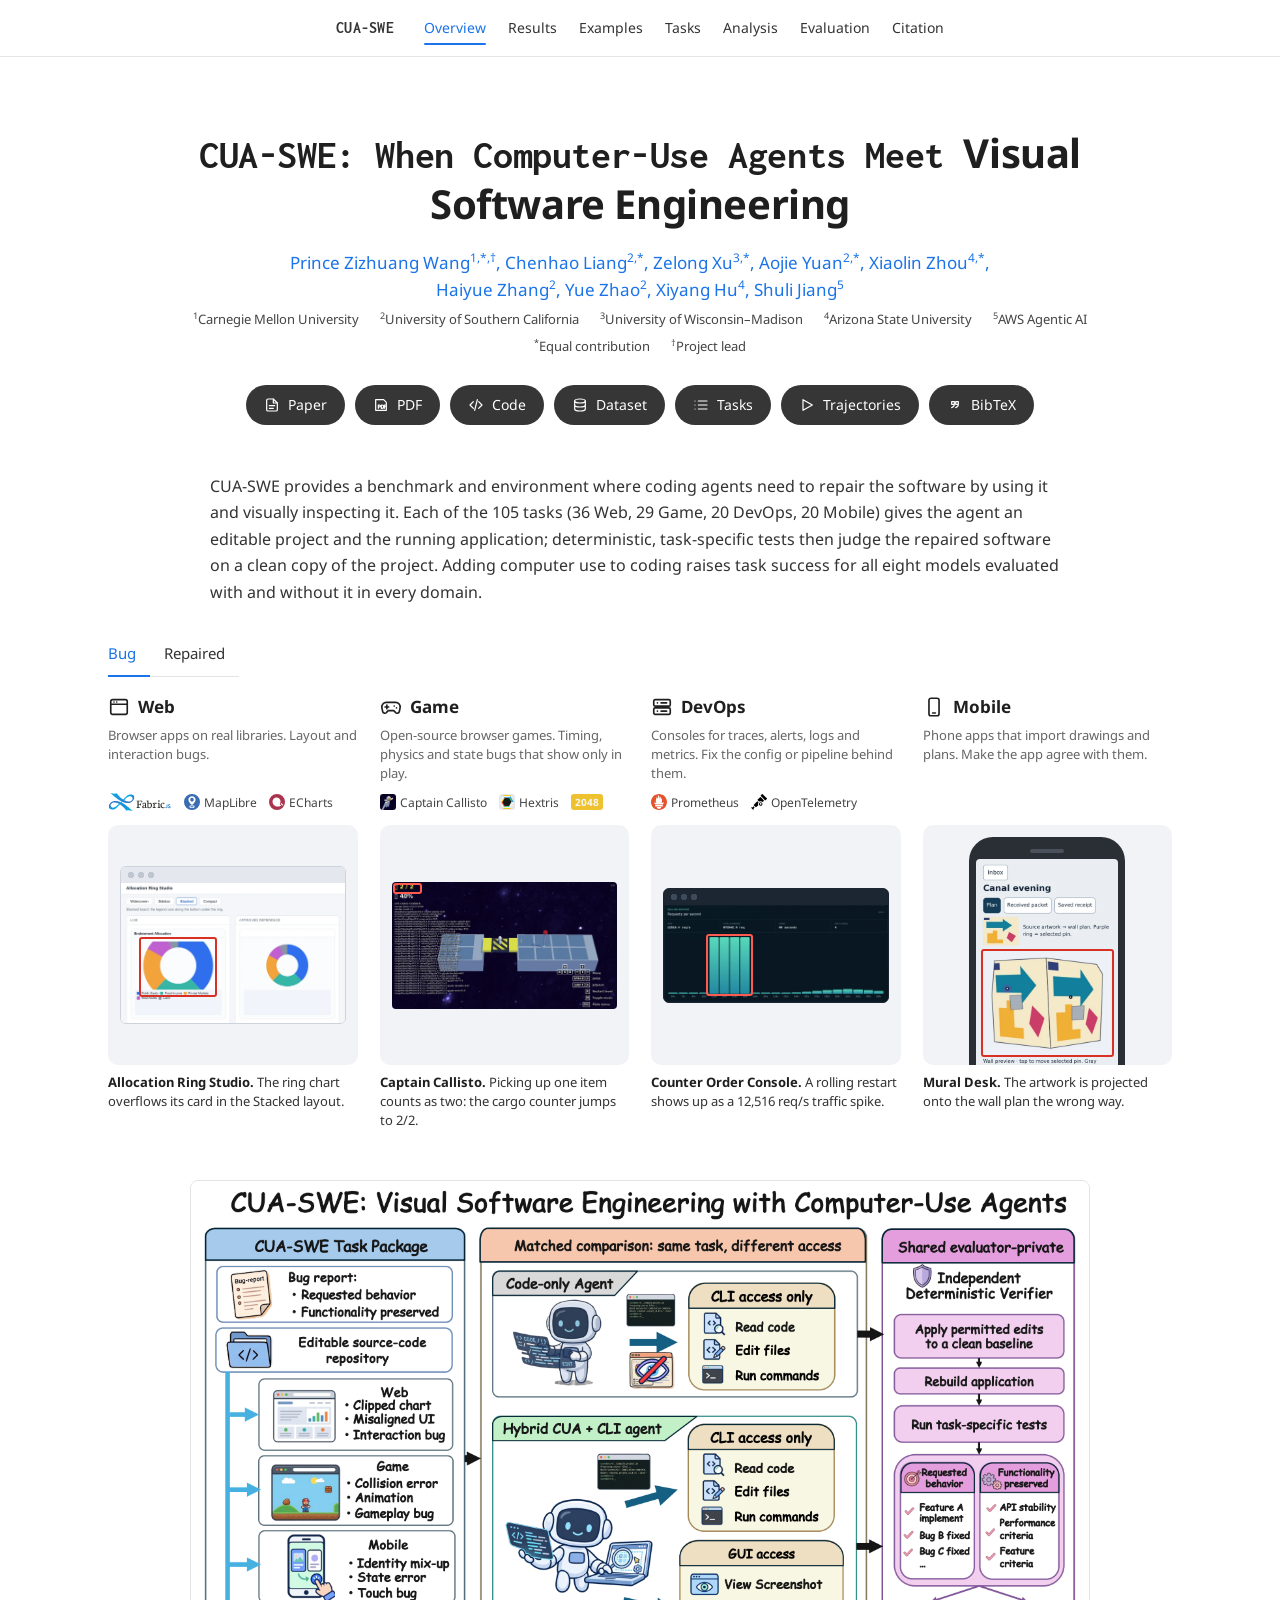
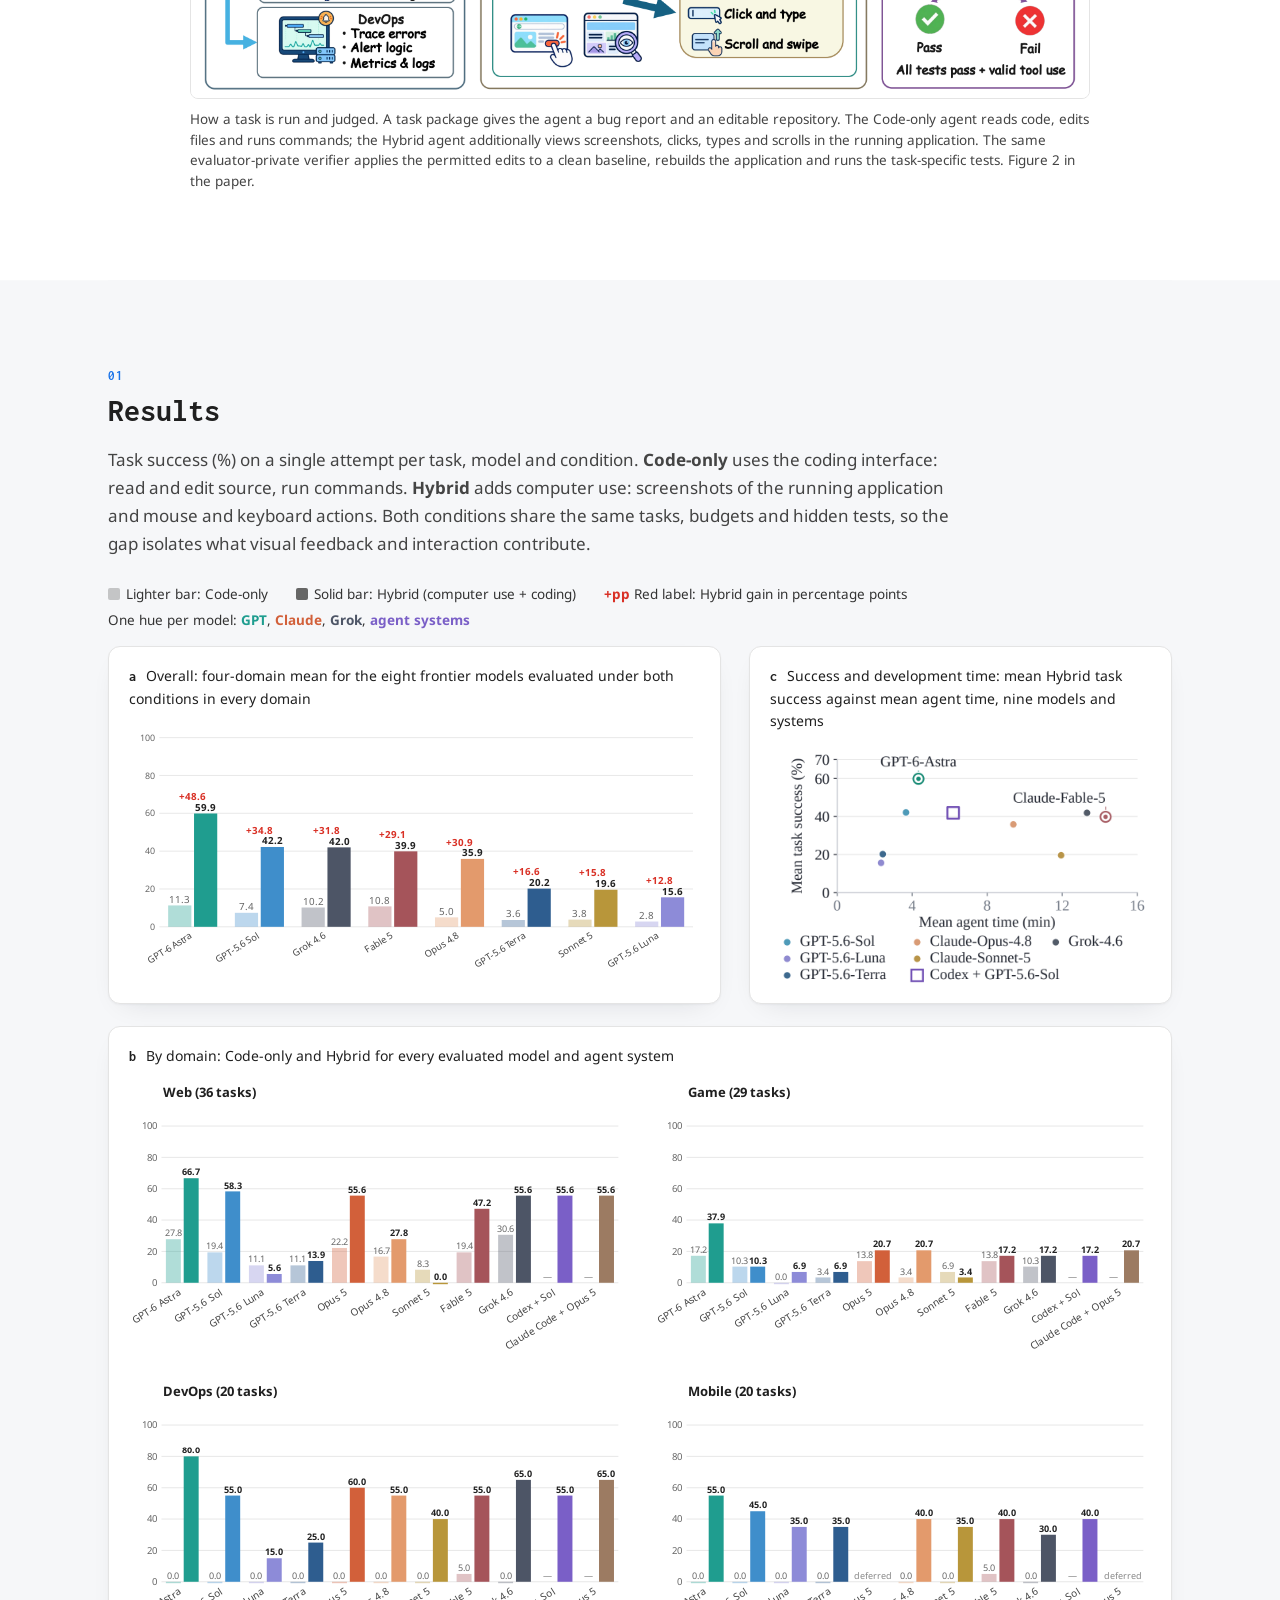
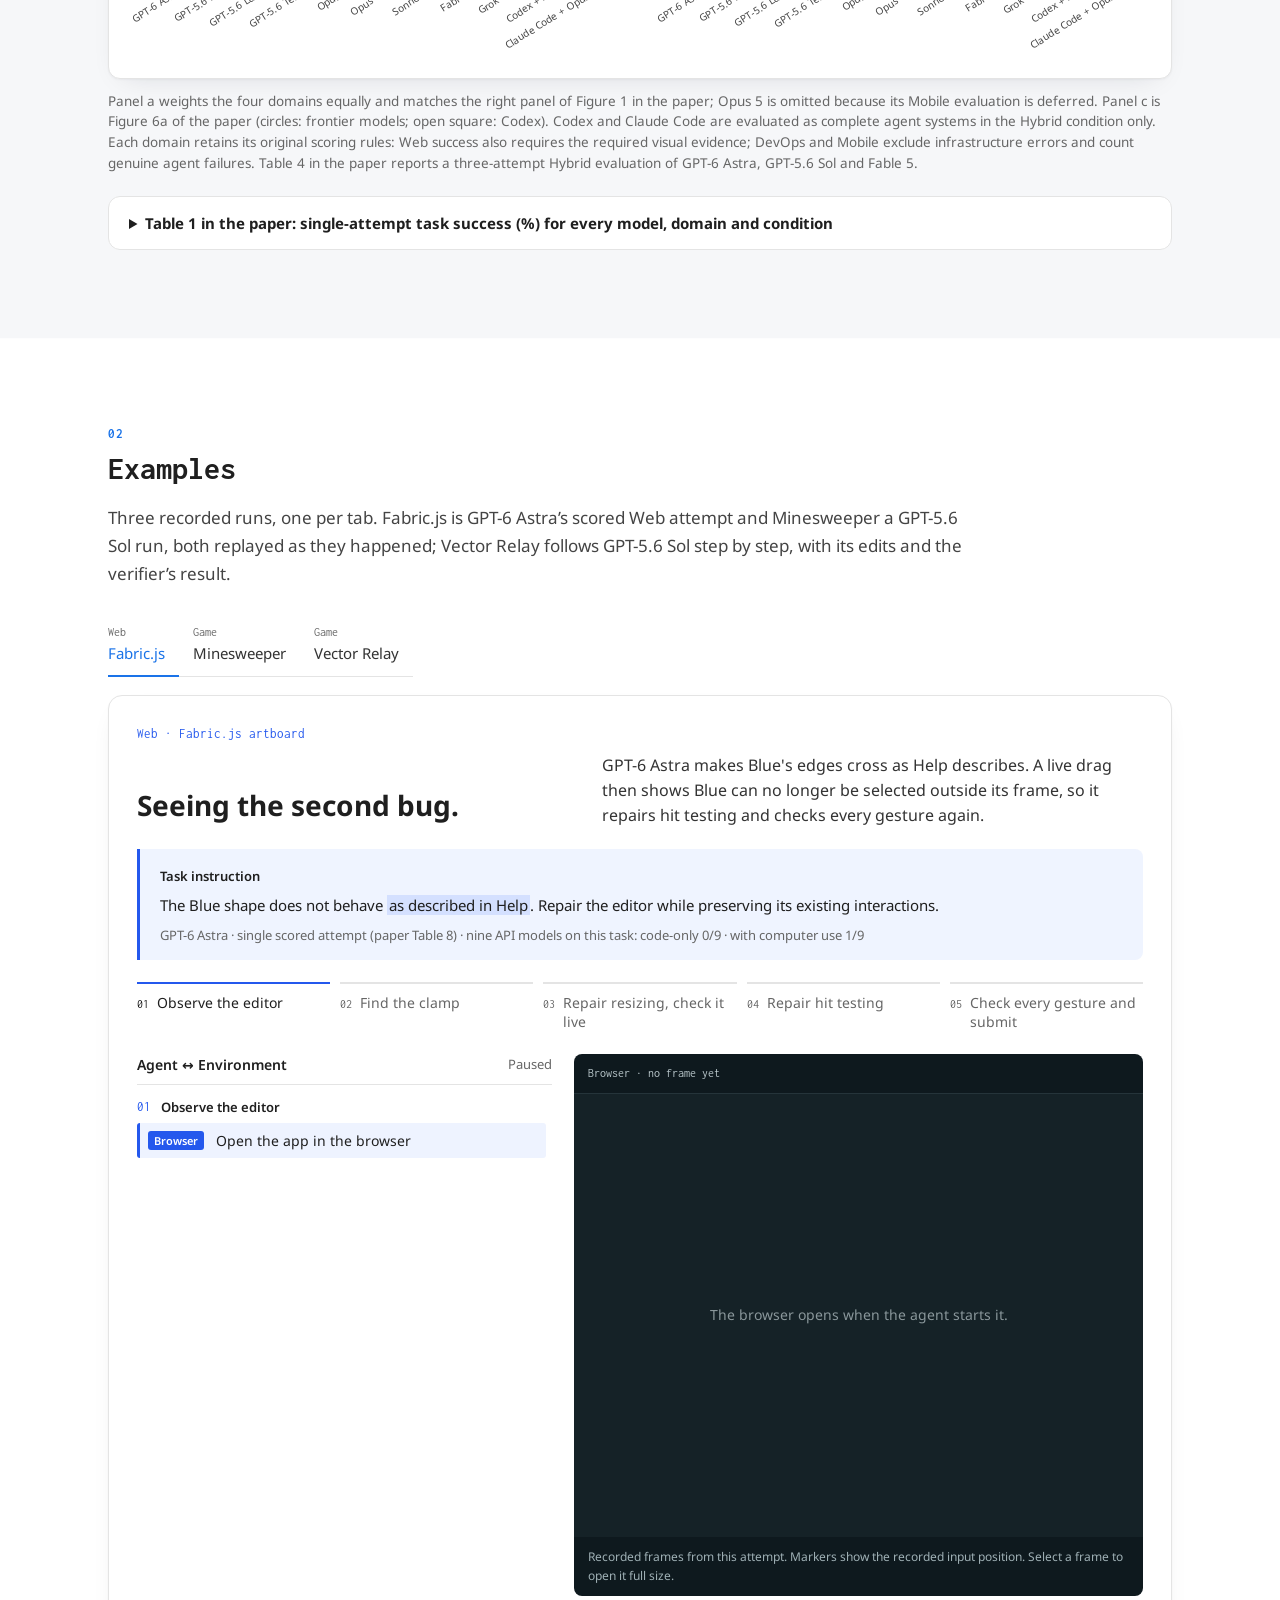
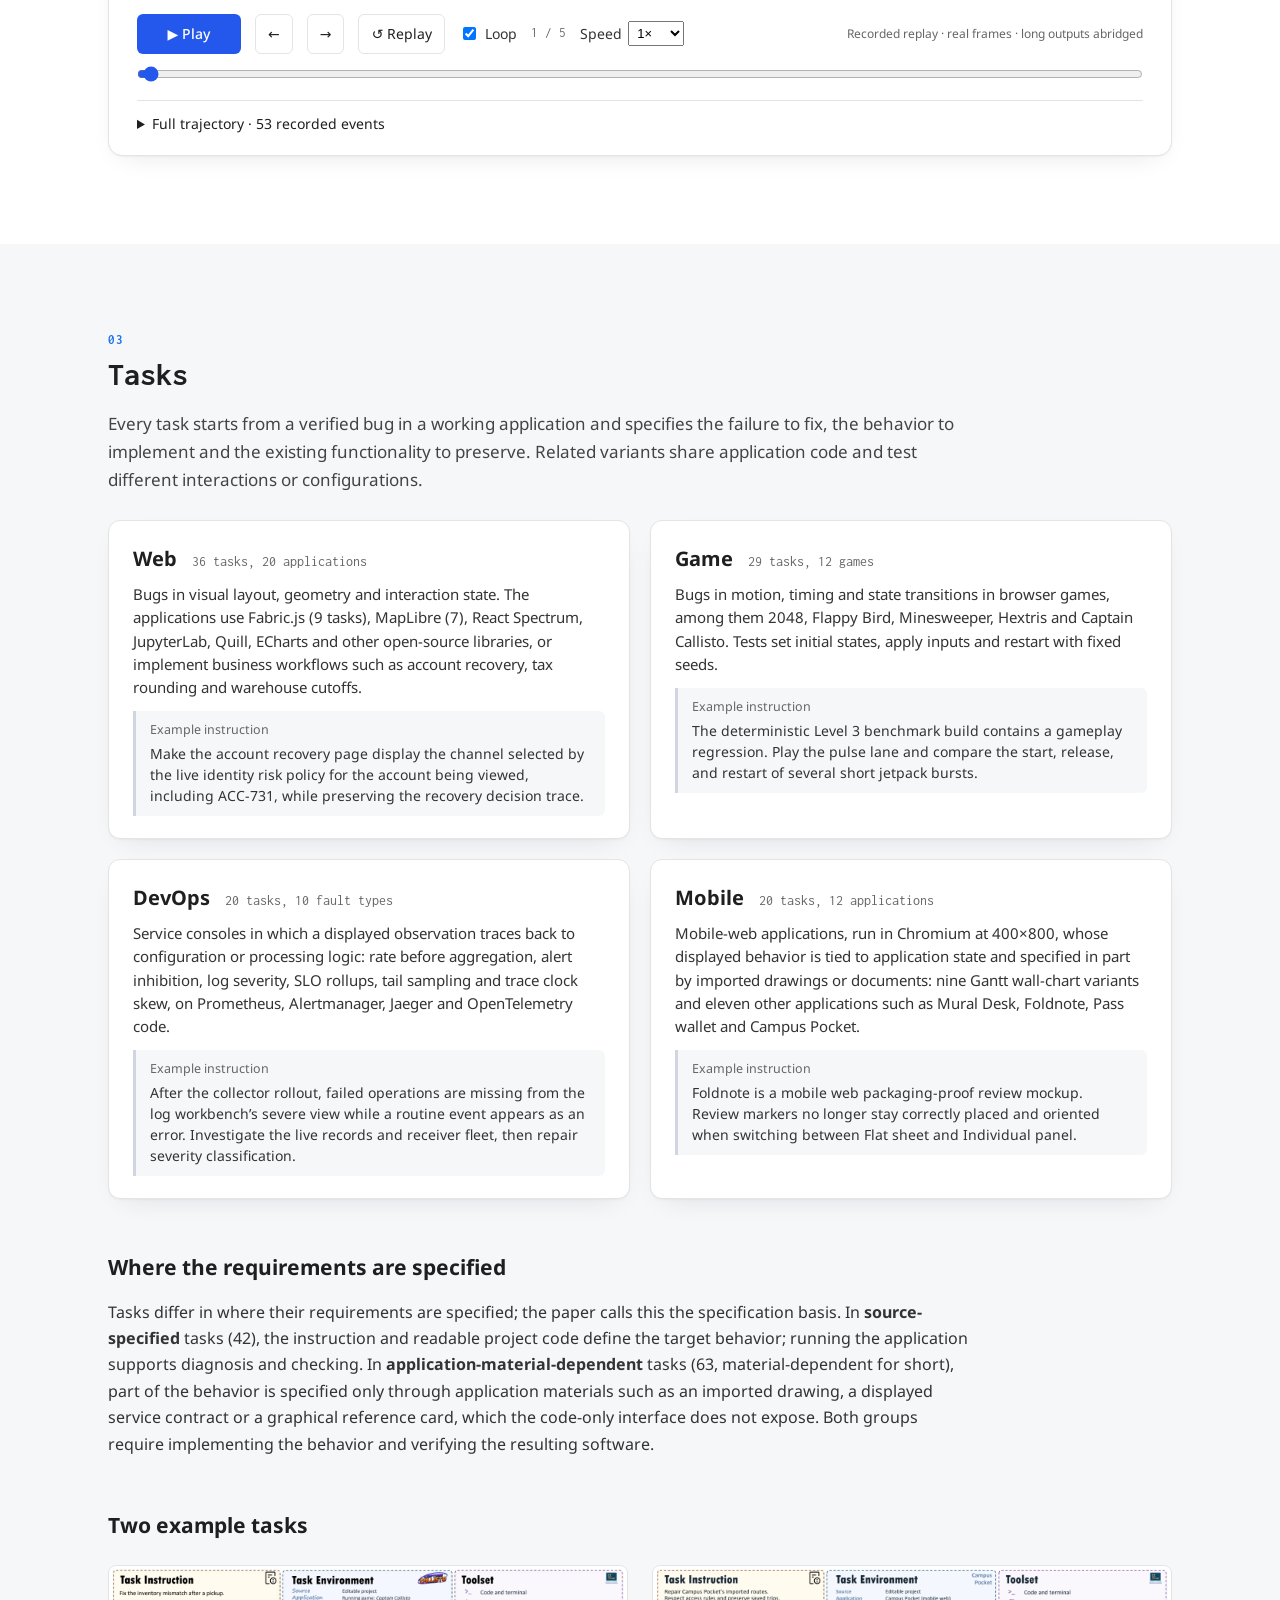
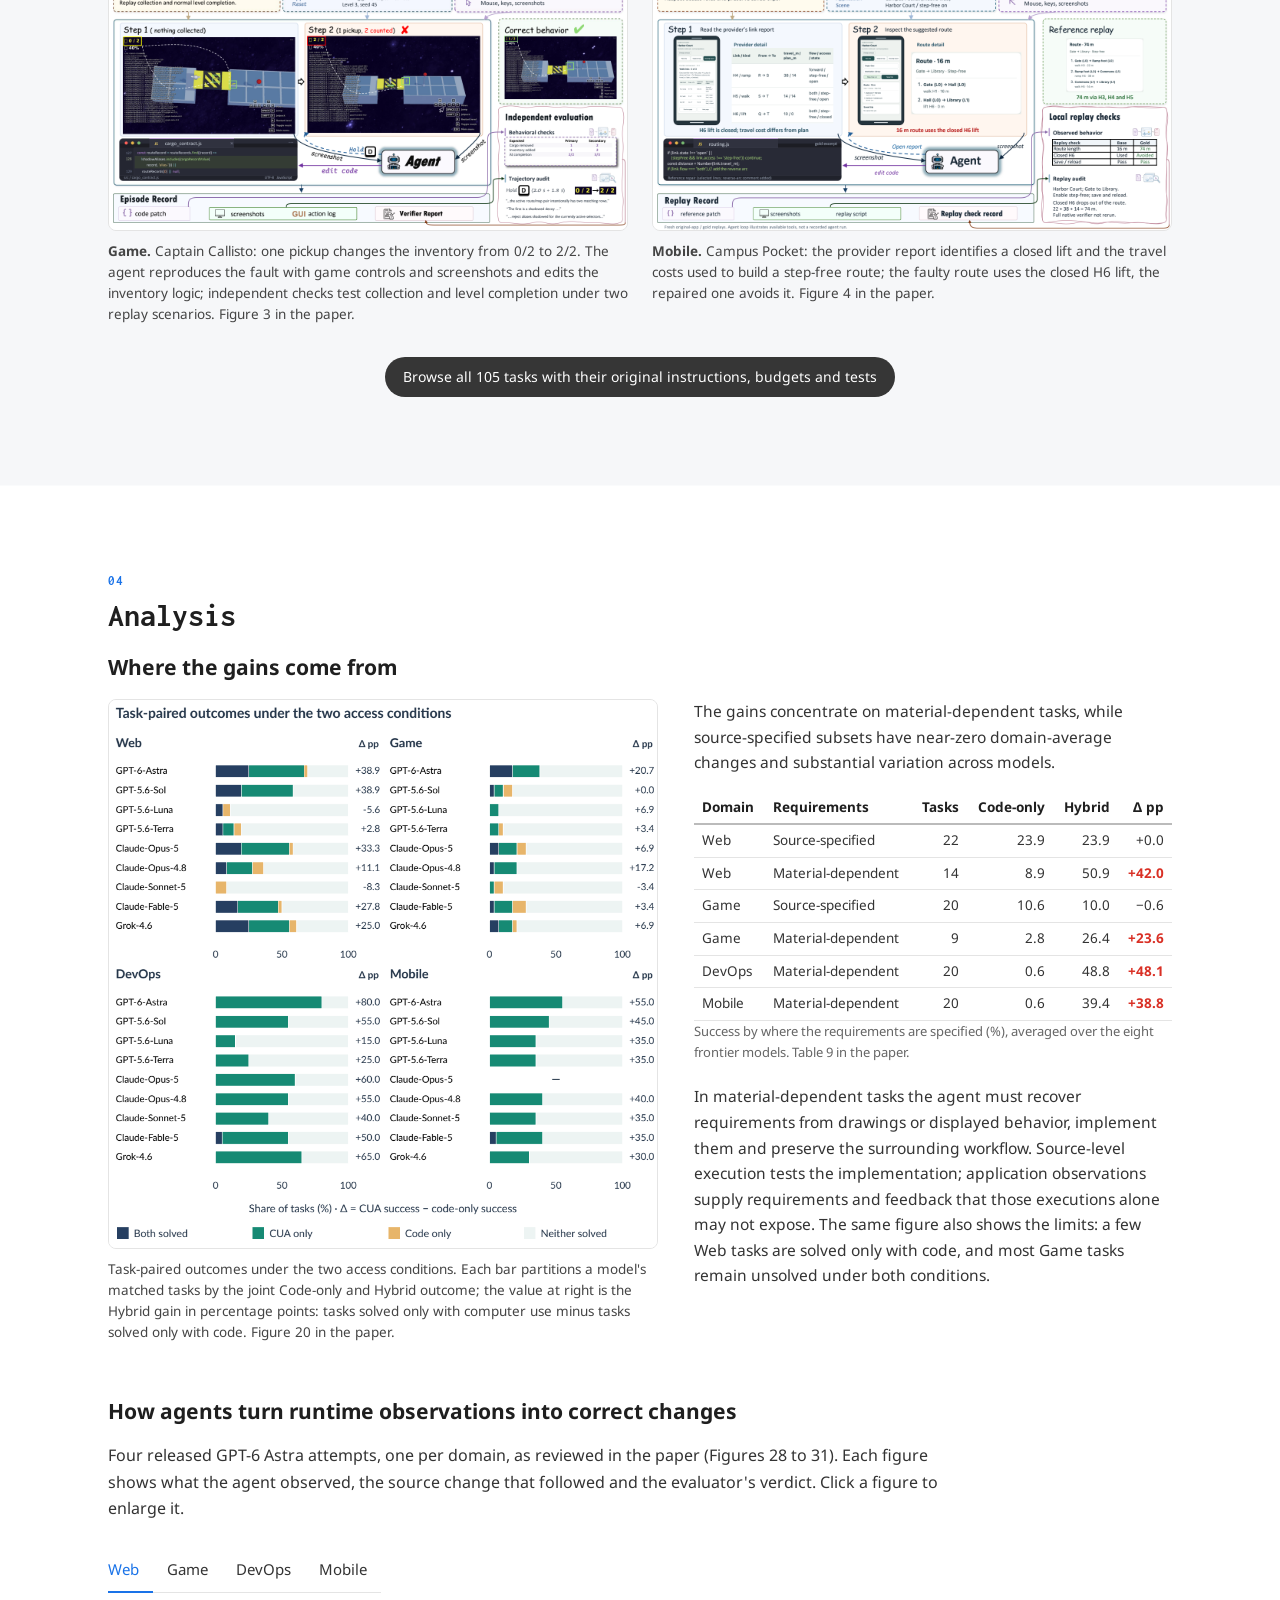
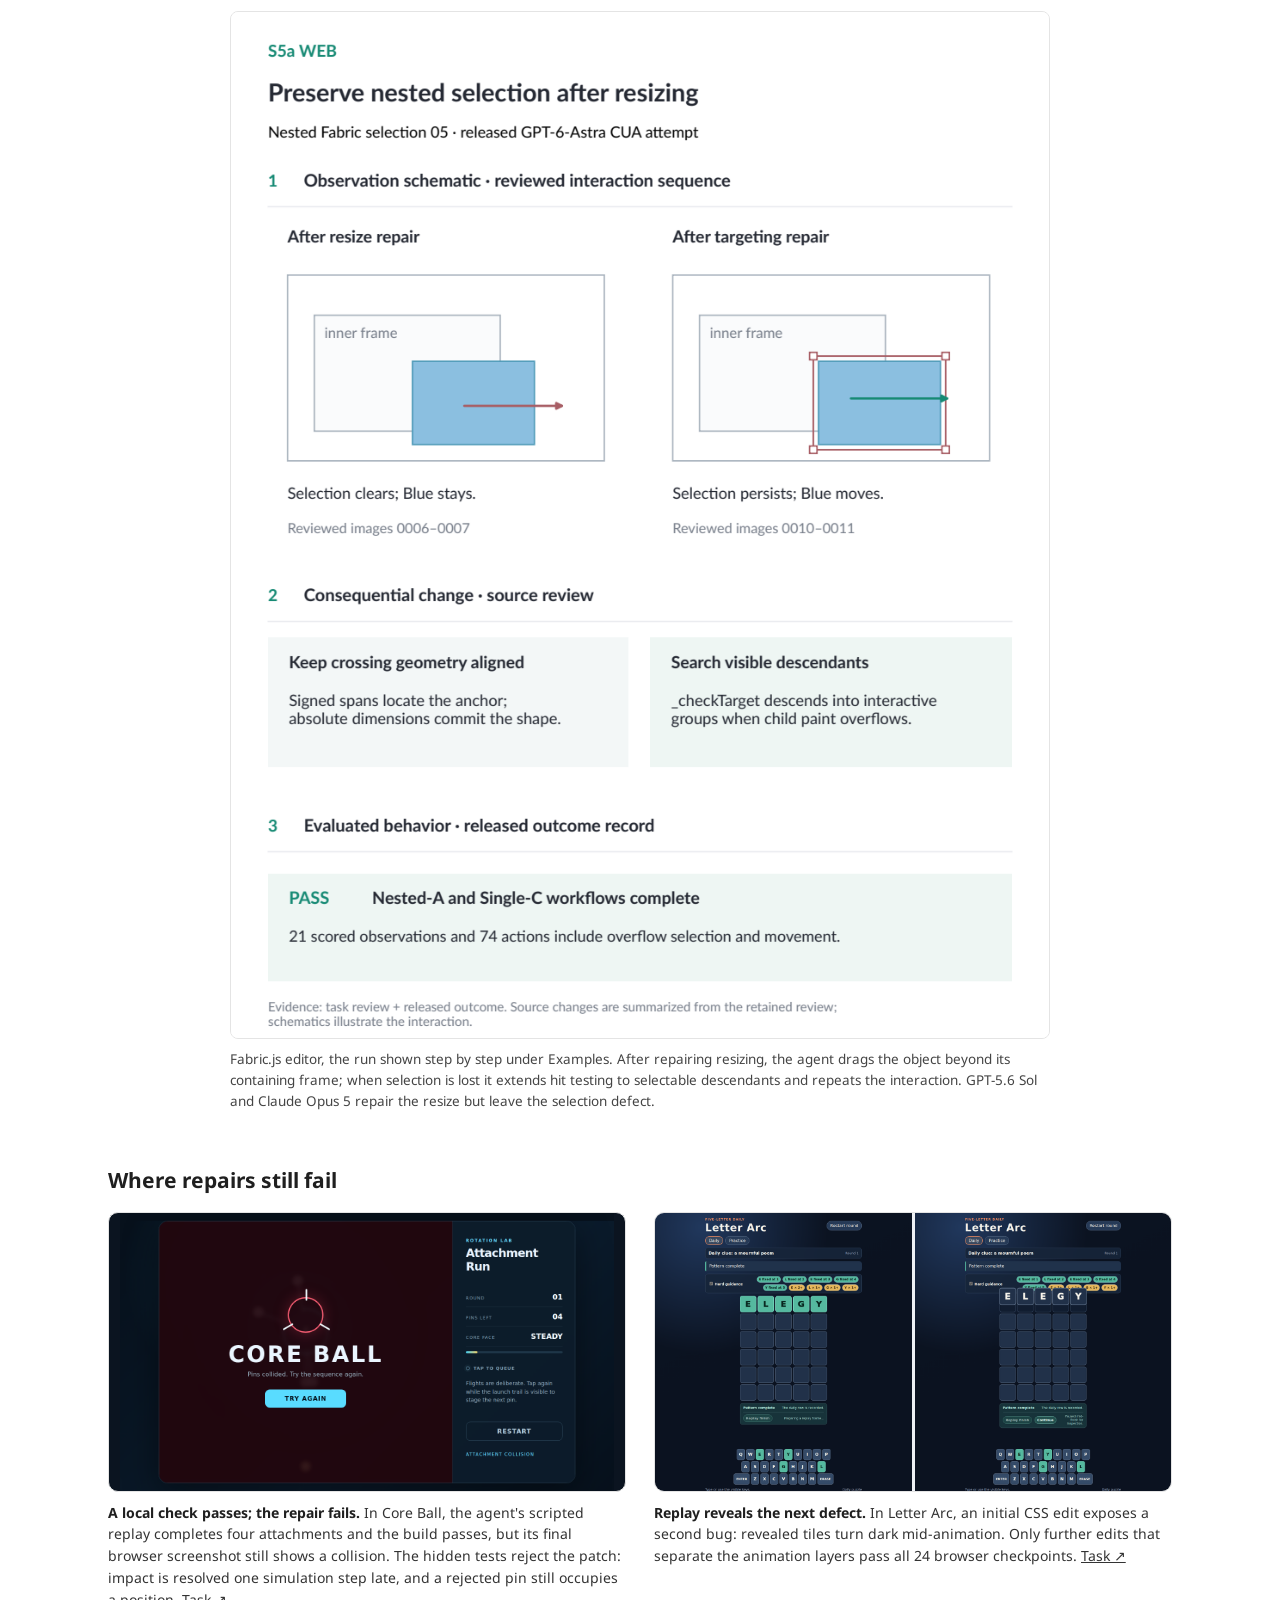
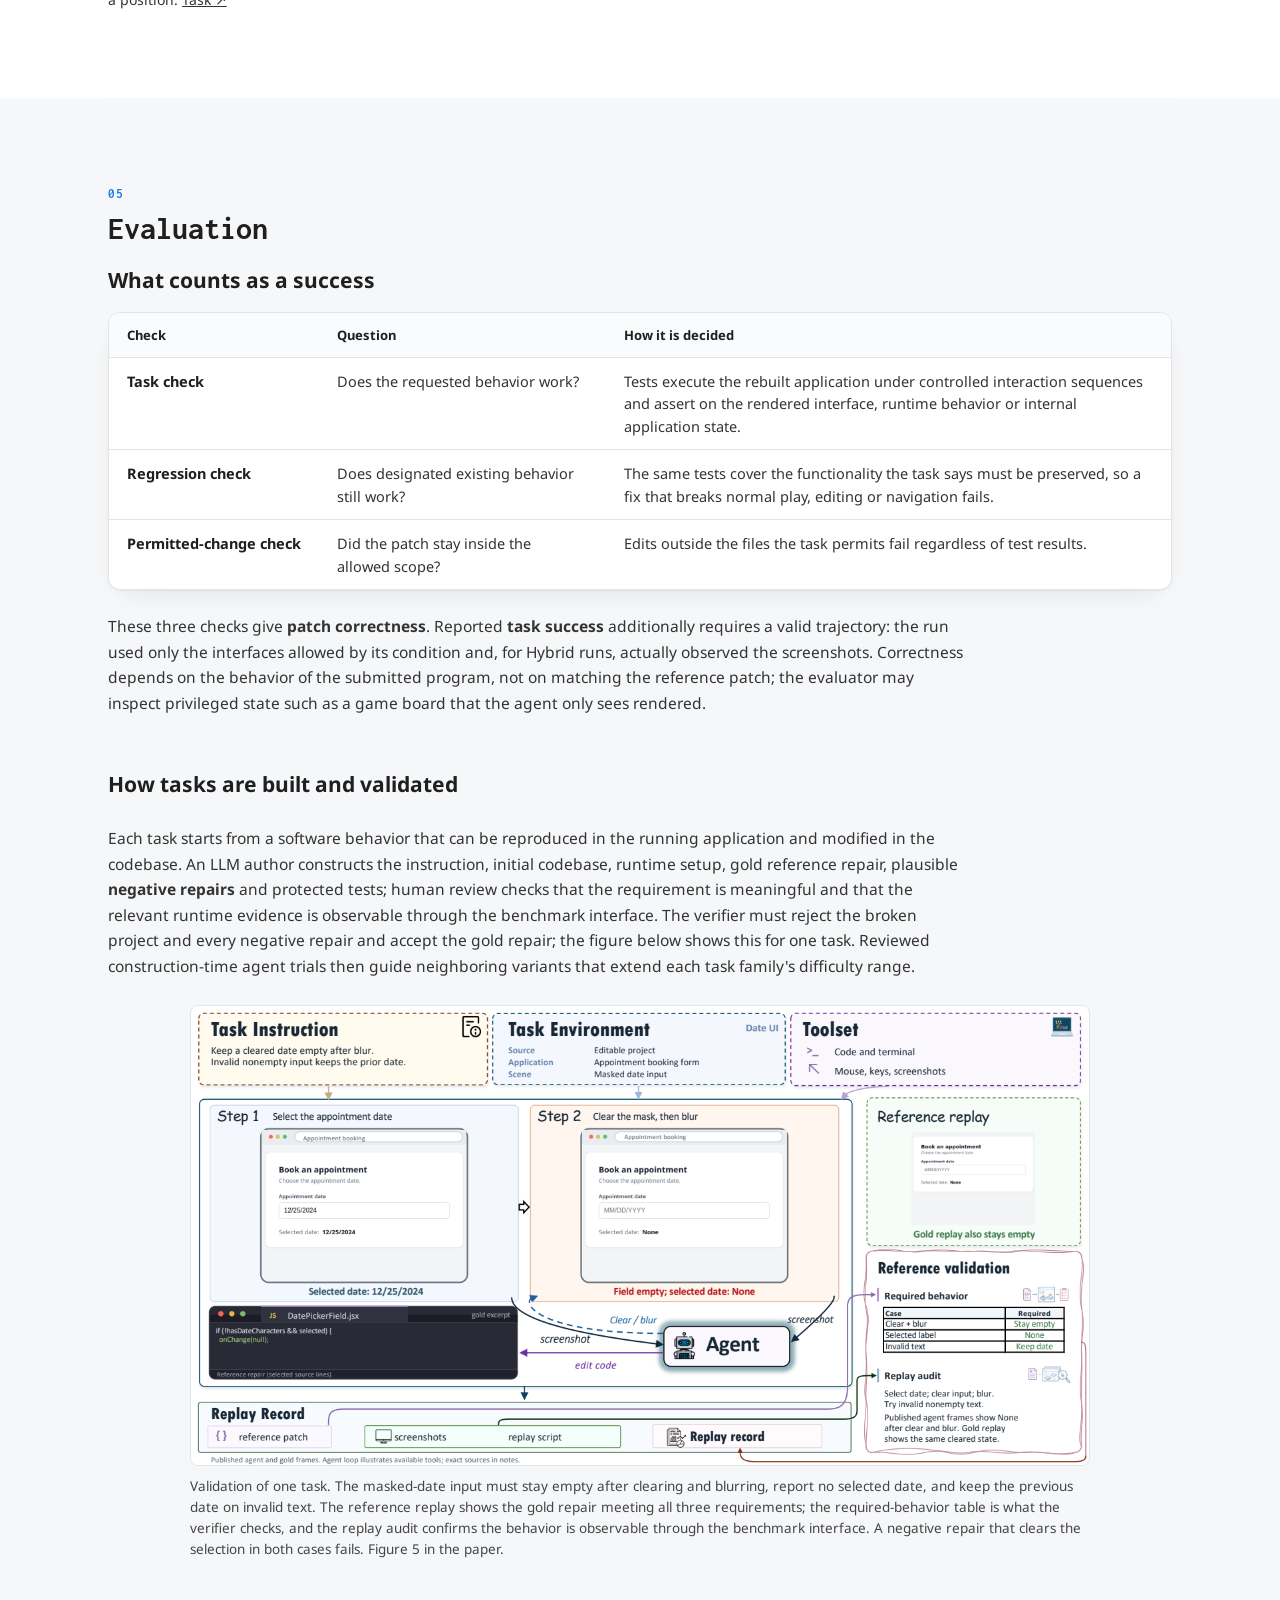
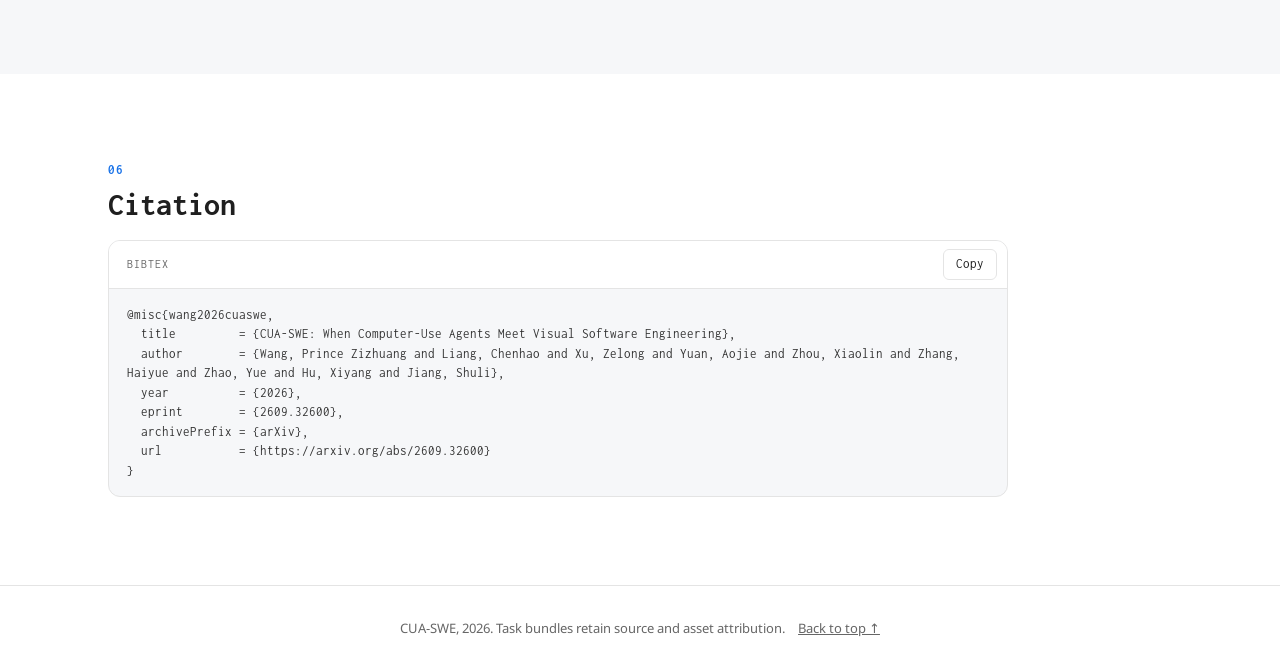
<file: index.html>
<!doctype html>
<html lang="en">
<head>
<meta charset="utf-8">
<meta name="viewport" content="width=device-width, initial-scale=1">
<meta name="theme-color" content="#ffffff">
<title>CUA-SWE: When Computer-Use Agents Meet Visual Software Engineering</title>
<meta name="description" content="CUA-SWE is a benchmark and environment where coding agents repair software by using it and visually inspecting it. 105 tasks across Web, Game, DevOps and Mobile; deterministic tests judge every patch on a clean copy.">
<meta property="og:type" content="website">
<meta property="og:title" content="CUA-SWE: When Computer-Use Agents Meet Visual Software Engineering">
<meta property="og:description" content="A benchmark and environment where coding agents repair software by using it and visually inspecting it. 105 tasks across Web, Game, DevOps and Mobile.">
<meta property="og:url" content="https://zelongxueric.github.io/cua-swe-website/">
<meta property="og:image" content="https://zelongxueric.github.io/cua-swe-website/assets/media/og-image.png">
<meta property="og:image:width" content="1200">
<meta property="og:image:height" content="630">
<meta name="twitter:card" content="summary_large_image">
<link rel="icon" type="image/png" href="assets/media/favicon.png">
<link rel="apple-touch-icon" href="assets/media/apple-touch-icon.png">
<link rel="preconnect" href="https://fonts.googleapis.com">
<link rel="preconnect" href="https://fonts.gstatic.com" crossorigin>
<link href="https://fonts.googleapis.com/css2?family=Noto+Sans:wght@400;700&family=Inconsolata:wght@400;700&display=swap" rel="stylesheet">
<link rel="stylesheet" href="assets/css/site.css">
</head>
<body>
<a class="skip" href="#main">Skip to content</a>
<nav class="nav" aria-label="Main navigation">
  <div class="nav-inner">
    <a class="brand" href="#top">CUA-SWE</a>
    <ul>
      <li><a href="#overview">Overview</a></li>
      <li><a href="#results">Results</a></li>
      <li><a href="#examples">Examples</a></li>
      <li><a href="#tasks">Tasks</a></li>
      <li><a href="#analysis">Analysis</a></li>
      <li><a href="#evaluation">Evaluation</a></li>
      <li><a href="#citation">Citation</a></li>
    </ul>
  </div>
</nav>

<main id="main" class="wrap">
<header class="hero" id="top">
  <h1>CUA-SWE: When Computer-Use Agents Meet <em>Visual Software Engineering</em></h1>
  <p class="authors"><a href="https://kingofspace0wzz.github.io/">Prince Zizhuang Wang</a><sup>1,*,†</sup>, <a href="https://liangchenhao.com/">Chenhao Liang</a><sup>2,*</sup>, <a href="https://zelongxueric.github.io/">Zelong Xu</a><sup>3,*</sup>, <a href="https://aojieyuan.com/">Aojie Yuan</a><sup>2,*</sup>, <a href="https://willchow66.github.io/">Xiaolin Zhou</a><sup>4,*</sup>,<br> <a href="https://headyzhang.github.io/">Haiyue Zhang</a><sup>2</sup>, <a href="https://viterbi-web.usc.edu/~yzhao010/">Yue Zhao</a><sup>2</sup>, <a href="https://xiyanghu.github.io/">Xiyang Hu</a><sup>4</sup>, <a href="https://11hifish.github.io/">Shuli Jiang</a><sup>5</sup></p>
  <p class="affil"><span><sup>1</sup>Carnegie Mellon University</span> <span><sup>2</sup>University of Southern California</span> <span><sup>3</sup>University of Wisconsin–Madison</span> <span><sup>4</sup>Arizona State University</span> <span><sup>5</sup>AWS Agentic AI</span></p>
  <p class="affil"><span><sup>*</sup>Equal contribution</span> <span><sup>†</sup>Project lead</span></p>
  <div class="buttons">
    <a class="pill" href="https://arxiv.org/abs/2609.32600"><svg viewBox="0 0 24 24" aria-hidden="true"><path d="M14 3H6a2 2 0 0 0-2 2v14a2 2 0 0 0 2 2h12a2 2 0 0 0 2-2V9z"/><path d="M14 3v6h6M8 13h8M8 17h6"/></svg>Paper</a>
    <a class="pill" href="https://arxiv.org/pdf/2609.32600"><svg viewBox="0 0 24 24" aria-hidden="true"><path d="M4 4v16h16V8l-4-4z"/><path d="M8 15h1.5a1.5 1.5 0 0 0 0-3H8v5M12.5 12v5h1a2.5 2.5 0 0 0 0-5zM17 17v-5h2M17 14.5h1.5"/></svg>PDF</a>
    <a class="pill" href="https://github.com/kingofspace0wzz/cua-swe"><svg viewBox="0 0 24 24" aria-hidden="true"><path d="m8 7-5 5 5 5M16 7l5 5-5 5M14 4l-4 16"/></svg>Code</a>
    <a class="pill" href="https://huggingface.co/datasets/kingofspace0wzz/CUA-SWE"><svg viewBox="0 0 24 24" aria-hidden="true"><ellipse cx="12" cy="6" rx="8" ry="3"/><path d="M4 6v12c0 1.7 3.6 3 8 3s8-1.3 8-3V6M4 12c0 1.7 3.6 3 8 3s8-1.3 8-3"/></svg>Dataset</a>
    <a class="pill" href="tasks.html"><svg viewBox="0 0 24 24" aria-hidden="true"><path d="M8 6h13M8 12h13M8 18h13M3 6h.01M3 12h.01M3 18h.01"/></svg>Tasks</a>
    <a class="pill" href="https://kingofspace0wzz.github.io/cua-swe-viewer/"><svg viewBox="0 0 24 24" aria-hidden="true"><path d="M6 4v16l14-8z"/></svg>Trajectories</a>
    <a class="pill" href="#citation"><svg viewBox="0 0 24 24" aria-hidden="true"><path d="M7 7h4v4H7zM13 7h4v4h-4zM11 11c0 3-1 4-4 5M17 11c0 3-1 4-4 5"/></svg>BibTeX</a>
  </div>
</header>

<section id="overview" class="section overview">
  <p class="abstract">CUA-SWE provides a benchmark and environment where coding agents need to repair the software by using it and visually inspecting it. Each of the 105 tasks (36 Web, 29 Game, 20 DevOps, 20 Mobile) gives the agent an editable project and the running application; deterministic, task-specific tests then judge the repaired software on a clean copy of the project. Adding computer use to coding raises task success for all eight models evaluated with and without it in every domain.</p>
  <figure class="strip" id="strip">
    <div class="seg" role="group" aria-label="Screens show"></div>
    <div class="col web">
      <h4><svg viewBox="0 0 24 24" aria-hidden="true"><rect x="3" y="4" width="18" height="16" rx="2"/><path d="M3 9h18M6.5 6.5h.01M9.5 6.5h.01"/></svg>Web</h4>
      <p class="about">Browser apps on real libraries. Layout and interaction bugs.</p>
      <p class="logos"><img class="wordmark" src="assets/media/logos/fabricjs.svg" alt="Fabric.js" width="64" height="20"><span><img src="assets/media/logos/maplibre.svg" alt="" width="16" height="16">MapLibre</span><span><img src="assets/media/logos/apacheecharts.svg" alt="" width="16" height="16">ECharts</span></p>
      <div class="stage"><div class="frame"><div class="shot">
        <img class="bug" src="assets/media/hero/web-before.webp" alt="Allocation Ring Studio before the repair: the live ring chart overflows its card" width="1000" height="625">
        <img class="fixed" src="assets/media/hero/web-after.webp" alt="Allocation Ring Studio after the reference repair: the ring fits its card" width="1000" height="625">
        <span class="box"></span>
      </div></div></div>
      <p class="cap"><b>Allocation Ring Studio.</b> <span class="bug">The ring chart overflows its card in the Stacked layout.</span><span class="fixed">The ring fits its card in every layout.</span></p>
    </div>
    <div class="col game">
      <h4><svg viewBox="0 0 24 24" aria-hidden="true"><path d="M7 7h10a5 5 0 0 1 4.9 6l-.8 3.9a2.4 2.4 0 0 1-4.2 1L15 16H9l-1.9 1.9a2.4 2.4 0 0 1-4.2-1L2.1 13A5 5 0 0 1 7 7z"/><path d="M7.5 10v4M5.5 12h4M15.5 11h.01M18 13h.01"/></svg>Game</h4>
      <p class="about">Open-source browser games. Timing, physics and state bugs that show only in play.</p>
      <p class="logos"><span><img src="assets/media/logos/callisto.png" alt="" width="16" height="16">Captain Callisto</span><span><img src="assets/media/logos/hextris.png" alt="" width="16" height="16">Hextris</span><span class="tile">2048</span></p>
      <div class="stage"><div class="frame"><div class="shot">
        <img class="bug" src="assets/media/hero/game-before.webp" alt="Captain Callisto before the repair: one pickup moves the cargo counter from 0 of 2 to 2 of 2" width="1000" height="562">
        <img class="fixed" src="assets/media/hero/game-after.webp" alt="Captain Callisto after the reference repair: one pickup moves the cargo counter to 1 of 2" width="1000" height="562">
        <span class="box"></span>
      </div></div></div>
      <p class="cap"><b>Captain Callisto.</b> <span class="bug">Picking up one item counts as two: the cargo counter jumps to 2/2.</span><span class="fixed">One item counts once: the cargo counter reads 1/2.</span></p>
    </div>
    <div class="col devops">
      <h4><svg viewBox="0 0 24 24" aria-hidden="true"><rect x="3" y="4" width="18" height="7" rx="1.5"/><rect x="3" y="13" width="18" height="7" rx="1.5"/><path d="M7 7.5h.01M7 16.5h.01M11 7.5h6M11 16.5h6"/></svg>DevOps</h4>
      <p class="about">Consoles for traces, alerts, logs and metrics. Fix the config or pipeline behind them.</p>
      <p class="logos"><span><img src="assets/media/logos/prometheus.svg" alt="" width="16" height="16">Prometheus</span><span><img src="assets/media/logos/opentelemetry.svg" alt="" width="16" height="16">OpenTelemetry</span></p>
      <div class="stage"><div class="frame"><div class="shot">
        <img class="bug" src="assets/media/hero/devops-before.webp" alt="Counter Order Console before the repair: a rolling restart renders as a 12,516 requests-per-second spike" width="1000" height="434">
        <img class="fixed" src="assets/media/hero/devops-after.webp" alt="Counter Order Console after the reference repair: the false spike is gone and the real burst remains" width="1000" height="434">
        <span class="box"></span>
      </div></div></div>
      <p class="cap"><b>Counter Order Console.</b> <span class="bug">A rolling restart shows up as a 12,516 req/s traffic spike.</span><span class="fixed">The false spike is gone; the real burst later on remains.</span></p>
    </div>
    <div class="col mobile">
      <h4><svg viewBox="0 0 24 24" aria-hidden="true"><rect x="6.5" y="2.5" width="11" height="19" rx="2.2"/><path d="M10.5 18.5h3"/></svg>Mobile</h4>
      <p class="about">Phone apps that import drawings and plans. Make the app agree with them.</p>
      <p class="logos"></p>
      <div class="stage"><div class="frame"><div class="shot">
        <img class="bug" src="assets/media/hero/mobile-before.webp" alt="Mural Desk before the repair: the artwork is projected onto the wall plan in the wrong orientation" width="400" height="600">
        <img class="fixed" src="assets/media/hero/mobile-after.webp" alt="Mural Desk after the reference repair: the artwork is aligned to the wall plan" width="400" height="600">
        <span class="box"></span>
      </div></div></div>
      <p class="cap"><b>Mural Desk.</b> <span class="bug">The artwork is projected onto the wall plan the wrong way.</span><span class="fixed">The artwork lines up with the wall plan.</span></p>
    </div>
  </figure>
  <figure class="fig wide overview-fig zoomable">
    <img src="assets/media/figures/figure2.png" alt="The CUA-SWE development and evaluation pipeline: task package, matched comparison of a code-only agent and a hybrid computer-use agent, and the shared evaluator-private deterministic verifier" width="1378" height="793" loading="lazy">
    <figcaption>How a task is run and judged. A task package gives the agent a bug report and an editable repository. The Code-only agent reads code, edits files and runs commands; the Hybrid agent additionally views screenshots, clicks, types and scrolls in the running application. The same evaluator-private verifier applies the permitted edits to a clean baseline, rebuilds the application and runs the task-specific tests. Figure 2 in the paper.</figcaption>
  </figure>
</section>

<section id="results" class="section">
  <h2>Results</h2>
  <p class="intro">Task success (%) on a single attempt per task, model and condition. <b>Code-only</b> uses the coding interface: read and edit source, run commands. <b>Hybrid</b> adds computer use: screenshots of the running application and mouse and keyboard actions. Both conditions share the same tasks, budgets and hidden tests, so the gap isolates what visual feedback and interaction contribute.</p>
  <p class="legend"><span><i class="sw tint"></i>Lighter bar: Code-only</span> <span><i class="sw"></i>Solid bar: Hybrid (computer use + coding)</span> <span><b class="gain">+pp</b> Red label: Hybrid gain in percentage points</span> <span>One hue per model: <b class="fam openai">GPT</b>, <b class="fam anthropic">Claude</b>, <b class="fam xai">Grok</b>, <b class="fam system">agent systems</b></span></p>
  <div class="panels">
    <figure class="panel panel-a">
      <figcaption><b>a</b> Overall: four-domain mean for the eight frontier models evaluated under both conditions in every domain</figcaption>
      <div id="chart-mean" class="chart"></div>
    </figure>
    <figure class="panel panel-c zoomable">
      <figcaption><b>c</b> Success and development time: mean Hybrid task success against mean agent time, nine models and systems</figcaption>
      <img class="panel-img" src="assets/media/figures/hybrid-success-time-aggregate.png" alt="Mean task success against mean agent time in minutes for nine models and systems; GPT-6 Astra is highest at about 4 minutes" width="960" height="610" loading="lazy">
    </figure>
    <figure class="panel panel-b">
      <figcaption><b>b</b> By domain: Code-only and Hybrid for every evaluated model and agent system</figcaption>
      <div class="domain-charts">
        <div class="chart" data-chart="web"></div>
        <div class="chart" data-chart="game"></div>
        <div class="chart" data-chart="devops"></div>
        <div class="chart" data-chart="mobile"></div>
      </div>
    </figure>
  </div>
  <p class="note">Panel a weights the four domains equally and matches the right panel of Figure 1 in the paper; Opus 5 is omitted because its Mobile evaluation is deferred. Panel c is Figure 6a of the paper (circles: frontier models; open square: Codex). Codex and Claude Code are evaluated as complete agent systems in the Hybrid condition only. Each domain retains its original scoring rules: Web success also requires the required visual evidence; DevOps and Mobile exclude infrastructure errors and count genuine agent failures. Table 4 in the paper reports a three-attempt Hybrid evaluation of GPT-6 Astra, GPT-5.6 Sol and Fable 5.</p>
  <details class="table-details">
    <summary>Table 1 in the paper: single-attempt task success (%) for every model, domain and condition</summary>
    <div id="results-table" class="table-wrap"></div>
    <p class="note">Column maxima are in bold. Hover a cell for the number of solved tasks.</p>
  </details>
</section>

<section id="examples" class="section">
  <h2>Examples</h2>
  <p class="intro">Three recorded runs, one per tab. Fabric.js is GPT-6 Astra’s scored Web attempt and Minesweeper a GPT-5.6 Sol run, both replayed as they happened; Vector Relay follows GPT-5.6 Sol step by step, with its edits and the verifier’s result.</p>
  <div class="tabbed" id="example-viewer">
    <div class="seg" role="group" aria-label="Recorded run"></div>
    <article class="replay" data-tab="Web · Fabric.js" data-episode="fabric-nested-05"></article>
    <article class="replay" data-tab="Game · Minesweeper" data-episode="minesweeper-002"></article>
    <article class="replay" data-tab="Game · Vector Relay" id="repair-player"></article>
  </div>
</section>

<section id="tasks" class="section">
  <h2>Tasks</h2>
  <p class="intro">Every task starts from a verified bug in a working application and specifies the failure to fix, the behavior to implement and the existing functionality to preserve. Related variants share application code and test different interactions or configurations.</p>
  <div class="domains">
    <div class="domain">
      <h3>Web <span>36 tasks, 20 applications</span></h3>
      <p>Bugs in visual layout, geometry and interaction state. The applications use Fabric.js (9 tasks), MapLibre (7), React Spectrum, JupyterLab, Quill, ECharts and other open-source libraries, or implement business workflows such as account recovery, tax rounding and warehouse cutoffs.</p>
      <blockquote><span class="q-label">Example instruction</span>Make the account recovery page display the channel selected by the live identity risk policy for the account being viewed, including ACC-731, while preserving the recovery decision trace.</blockquote>
    </div>
    <div class="domain">
      <h3>Game <span>29 tasks, 12 games</span></h3>
      <p>Bugs in motion, timing and state transitions in browser games, among them 2048, Flappy Bird, Minesweeper, Hextris and Captain Callisto. Tests set initial states, apply inputs and restart with fixed seeds.</p>
      <blockquote><span class="q-label">Example instruction</span>The deterministic Level 3 benchmark build contains a gameplay regression. Play the pulse lane and compare the start, release, and restart of several short jetpack bursts.</blockquote>
    </div>
    <div class="domain">
      <h3>DevOps <span>20 tasks, 10 fault types</span></h3>
      <p>Service consoles in which a displayed observation traces back to configuration or processing logic: rate before aggregation, alert inhibition, log severity, SLO rollups, tail sampling and trace clock skew, on Prometheus, Alertmanager, Jaeger and OpenTelemetry code.</p>
      <blockquote><span class="q-label">Example instruction</span>After the collector rollout, failed operations are missing from the log workbench’s severe view while a routine event appears as an error. Investigate the live records and receiver fleet, then repair severity classification.</blockquote>
    </div>
    <div class="domain">
      <h3>Mobile <span>20 tasks, 12 applications</span></h3>
      <p>Mobile-web applications, run in Chromium at 400×800, whose displayed behavior is tied to application state and specified in part by imported drawings or documents: nine Gantt wall-chart variants and eleven other applications such as Mural Desk, Foldnote, Pass wallet and Campus Pocket.</p>
      <blockquote><span class="q-label">Example instruction</span>Foldnote is a mobile web packaging-proof review mockup. Review markers no longer stay correctly placed and oriented when switching between Flat sheet and Individual panel.</blockquote>
    </div>
  </div>
  <h3>Where the requirements are specified</h3>
  <p class="intro">Tasks differ in where their requirements are specified; the paper calls this the specification basis. In <b>source-specified</b> tasks (42), the instruction and readable project code define the target behavior; running the application supports diagnosis and checking. In <b>application-material-dependent</b> tasks (63, material-dependent for short), part of the behavior is specified only through application materials such as an imported drawing, a displayed service contract or a graphical reference card, which the code-only interface does not expose. Both groups require implementing the behavior and verifying the resulting software.</p>
  <h3>Two example tasks</h3>
  <div class="examples-grid">
    <figure class="fig zoomable">
      <img src="assets/media/figures/captain-callisto-pipeline.png" alt="Game example: repairing inventory updates in Captain Callisto" width="1350" height="690" loading="lazy">
      <figcaption><b>Game.</b> Captain Callisto: one pickup changes the inventory from 0/2 to 2/2. The agent reproduces the fault with game controls and screenshots and edits the inventory logic; independent checks test collection and level completion under two replay scenarios. Figure 3 in the paper.</figcaption>
    </figure>
    <figure class="fig zoomable">
      <img src="assets/media/figures/example-mobile-preprint.png" alt="Mobile example: repairing imported routes in Campus Pocket" width="1350" height="690" loading="lazy">
      <figcaption><b>Mobile.</b> Campus Pocket: the provider report identifies a closed lift and the travel costs used to build a step-free route; the faulty route uses the closed H6 lift, the repaired one avoids it. Figure 4 in the paper.</figcaption>
    </figure>
  </div>
  <p class="cta"><a class="pill" href="tasks.html">Browse all 105 tasks with their original instructions, budgets and tests</a></p>
</section>

<section id="analysis" class="section">
  <h2>Analysis</h2>
  <h3>Where the gains come from</h3>
  <div class="two">
    <figure class="fig zoomable">
      <img src="assets/media/figures/paired-task-gains.png" alt="Task-paired contribution of computer use for nine API models across four domains" width="951" height="951" loading="lazy">
      <figcaption>Task-paired outcomes under the two access conditions. Each bar partitions a model's matched tasks by the joint Code-only and Hybrid outcome; the value at right is the Hybrid gain in percentage points: tasks solved only with computer use minus tasks solved only with code. Figure 20 in the paper.</figcaption>
    </figure>
    <div class="prose">
      <p>The gains concentrate on material-dependent tasks, while source-specified subsets have near-zero domain-average changes and substantial variation across models.</p>
      <div class="table-wrap"><table class="info-table">
        <caption>Success by where the requirements are specified (%), averaged over the eight frontier models. Table 9 in the paper.</caption>
        <thead><tr><th>Domain</th><th>Requirements</th><th>Tasks</th><th>Code-only</th><th>Hybrid</th><th>Δ pp</th></tr></thead>
        <tbody>
          <tr><td>Web</td><td>Source-specified</td><td>22</td><td>23.9</td><td>23.9</td><td>+0.0</td></tr>
          <tr><td>Web</td><td>Material-dependent</td><td>14</td><td>8.9</td><td>50.9</td><td class="up">+42.0</td></tr>
          <tr><td>Game</td><td>Source-specified</td><td>20</td><td>10.6</td><td>10.0</td><td>−0.6</td></tr>
          <tr><td>Game</td><td>Material-dependent</td><td>9</td><td>2.8</td><td>26.4</td><td class="up">+23.6</td></tr>
          <tr><td>DevOps</td><td>Material-dependent</td><td>20</td><td>0.6</td><td>48.8</td><td class="up">+48.1</td></tr>
          <tr><td>Mobile</td><td>Material-dependent</td><td>20</td><td>0.6</td><td>39.4</td><td class="up">+38.8</td></tr>
        </tbody>
      </table></div>
      <p>In material-dependent tasks the agent must recover requirements from drawings or displayed behavior, implement them and preserve the surrounding workflow. Source-level execution tests the implementation; application observations supply requirements and feedback that those executions alone may not expose. The same figure also shows the limits: a few Web tasks are solved only with code, and most Game tasks remain unsolved under both conditions.</p>
    </div>
  </div>
  <h3>How agents turn runtime observations into correct changes</h3>
  <p class="intro">Four released GPT-6 Astra attempts, one per domain, as reviewed in the paper (Figures 28 to 31). Each figure shows what the agent observed, the source change that followed and the evaluator's verdict. Click a figure to enlarge it.</p>
  <div class="case-viewer tabbed" id="case-viewer">
    <div class="seg" role="group" aria-label="Repair case"></div>
    <figure class="case zoomable" data-tab="Web">
      <img src="assets/media/figures/repair-case-web.png" alt="Web case: preserve nested selection after resizing" width="951" height="1193" loading="lazy">
      <figcaption>Fabric.js editor, the run shown step by step under Examples. After repairing resizing, the agent drags the object beyond its containing frame; when selection is lost it extends hit testing to selectable descendants and repeats the interaction. GPT-5.6 Sol and Claude Opus 5 repair the resize but leave the selection defect.</figcaption>
    </figure>
    <figure class="case zoomable" data-tab="Game">
      <img src="assets/media/figures/repair-case-game.png" alt="Game case: restore checkpoint state from geometry" width="951" height="1193" loading="lazy">
      <figcaption>State updates jointly restore the scene. The checkpoint stores geometry; the agent reconstructs lift phase from a faded reference frame, restores camera progress in course coordinates, and reattaches the player at its saved height.</figcaption>
    </figure>
    <figure class="case zoomable" data-tab="DevOps">
      <img src="assets/media/figures/repair-case-devops.png" alt="DevOps case: infer each producer's gauge-update semantics" width="951" height="1287" loading="lazy">
      <figcaption>Live behavior identifies the operative contract. A pulse, pulse, settle sequence in the gauge console reveals each endpoint's update mode; the repair relearns the mode at each epoch and preserves receipt order.</figcaption>
    </figure>
    <figure class="case zoomable" data-tab="Mobile">
      <img src="assets/media/figures/repair-case-mobile.png" alt="Mobile case: recover gear connections from the received drawings" width="951" height="1313" loading="lazy">
      <figcaption>Relations recovered from drawings. Enlarged maker drawings expose shared axes and belt routing; the agent reconstructs all 23 driving relations and implements their angle, phase and editing behavior. GPT-5.6 Sol chooses the wrong driving rim at two compound assemblies.</figcaption>
    </figure>
  </div>
  <h3>Where repairs still fail</h3>
  <div class="fails">
    <figure class="fail">
      <div class="fail-media"><img src="assets/media/core-ball-frame-11.png" alt="Core Ball's final retained agent screenshot still shows the red collision screen" width="1280" height="720" loading="lazy"></div>
      <figcaption><b>A local check passes; the repair fails.</b> In Core Ball, the agent's scripted replay completes four attachments and the build passes, but its final browser screenshot still shows a collision. The hidden tests reject the patch: impact is resolved one simulation step late, and a rejected pin still occupies a position. <a href="tasks.html#gameqa.core-ball-attachment-contract.003">Task ↗</a></figcaption>
    </figure>
    <figure class="fail">
      <div class="fail-media pair"><img src="assets/media/letter-arc-frame-17.png" alt="Letter Arc screenshot 17: the revealed ELEGY row" width="800" height="880" loading="lazy"><img src="assets/media/letter-arc-frame-18.png" alt="Letter Arc screenshot 18: revealed tile faces turn dark mid-animation" width="800" height="880" loading="lazy"></div>
      <figcaption><b>Replay reveals the next defect.</b> In Letter Arc, an initial CSS edit exposes a second bug: revealed tiles turn dark mid-animation. Only further edits that separate the animation layers pass all 24 browser checkpoints. <a href="tasks.html#gameqa.wordle-finish-replay-inspection.006">Task ↗</a></figcaption>
    </figure>
  </div>
</section>

<section id="evaluation" class="section">
  <h2>Evaluation</h2>
  <h3>What counts as a success</h3>
  <table class="checks-table">
    <thead><tr><th>Check</th><th>Question</th><th>How it is decided</th></tr></thead>
    <tbody>
      <tr><th scope="row">Task check</th><td>Does the requested behavior work?</td><td>Tests execute the rebuilt application under controlled interaction sequences and assert on the rendered interface, runtime behavior or internal application state.</td></tr>
      <tr><th scope="row">Regression check</th><td>Does designated existing behavior still work?</td><td>The same tests cover the functionality the task says must be preserved, so a fix that breaks normal play, editing or navigation fails.</td></tr>
      <tr><th scope="row">Permitted-change check</th><td>Did the patch stay inside the allowed scope?</td><td>Edits outside the files the task permits fail regardless of test results.</td></tr>
    </tbody>
  </table>
  <p class="prose-p">These three checks give <b>patch correctness</b>. Reported <b>task success</b> additionally requires a valid trajectory: the run used only the interfaces allowed by its condition and, for Hybrid runs, actually observed the screenshots. Correctness depends on the behavior of the submitted program, not on matching the reference patch; the evaluator may inspect privileged state such as a game board that the agent only sees rendered.</p>
  <h3>How tasks are built and validated</h3>
  <p class="prose-p">Each task starts from a software behavior that can be reproduced in the running application and modified in the codebase. An LLM author constructs the instruction, initial codebase, runtime setup, gold reference repair, plausible <b>negative repairs</b> and protected tests; human review checks that the requirement is meaningful and that the relevant runtime evidence is observable through the benchmark interface. The verifier must reject the broken project and every negative repair and accept the gold repair; the figure below shows this for one task. Reviewed construction-time agent trials then guide neighboring variants that extend each task family's difficulty range.</p>
  <figure class="fig wide zoomable">
    <img src="assets/media/figures/example-web-preprint.png" alt="Web example: preserving distinct masked-date input behaviors, with the reference replay, the required-behavior table and the replay audit" width="1350" height="690" loading="lazy">
    <figcaption>Validation of one task. The masked-date input must stay empty after clearing and blurring, report no selected date, and keep the previous date on invalid text. The reference replay shows the gold repair meeting all three requirements; the required-behavior table is what the verifier checks, and the replay audit confirms the behavior is observable through the benchmark interface. A negative repair that clears the selection in both cases fails. Figure 5 in the paper.</figcaption>
  </figure>
</section>

<section id="citation" class="section">
  <h2>Citation</h2>
  <div class="code-card" id="bibtex">
  <div class="code-head"><span>BIBTEX</span></div>
  <pre class="bibtex">@misc{wang2026cuaswe,
  title         = {CUA-SWE: When Computer-Use Agents Meet Visual Software Engineering},
  author        = {Wang, Prince Zizhuang and Liang, Chenhao and Xu, Zelong and Yuan, Aojie and Zhou, Xiaolin and Zhang, Haiyue and Zhao, Yue and Hu, Xiyang and Jiang, Shuli},
  year          = {2026},
  eprint        = {2609.32600},
  archivePrefix = {arXiv},
  url           = {https://arxiv.org/abs/2609.32600}
}</pre>
  </div>
</section>
</main>
<footer>CUA-SWE, 2026. Task bundles retain source and asset attribution. <a href="#top">Back to top ↑</a></footer>
<div class="lightbox" id="lightbox" hidden><button type="button" class="lightbox-close" aria-label="Close">✕</button><img alt=""></div>
<script src="assets/js/site.js"></script>
<script src="data/episodes/fabric-nested-05.js"></script>
<script src="data/episodes/minesweeper-002.js"></script>
<script src="assets/js/replay.js"></script>
</body>
</html>
</file>
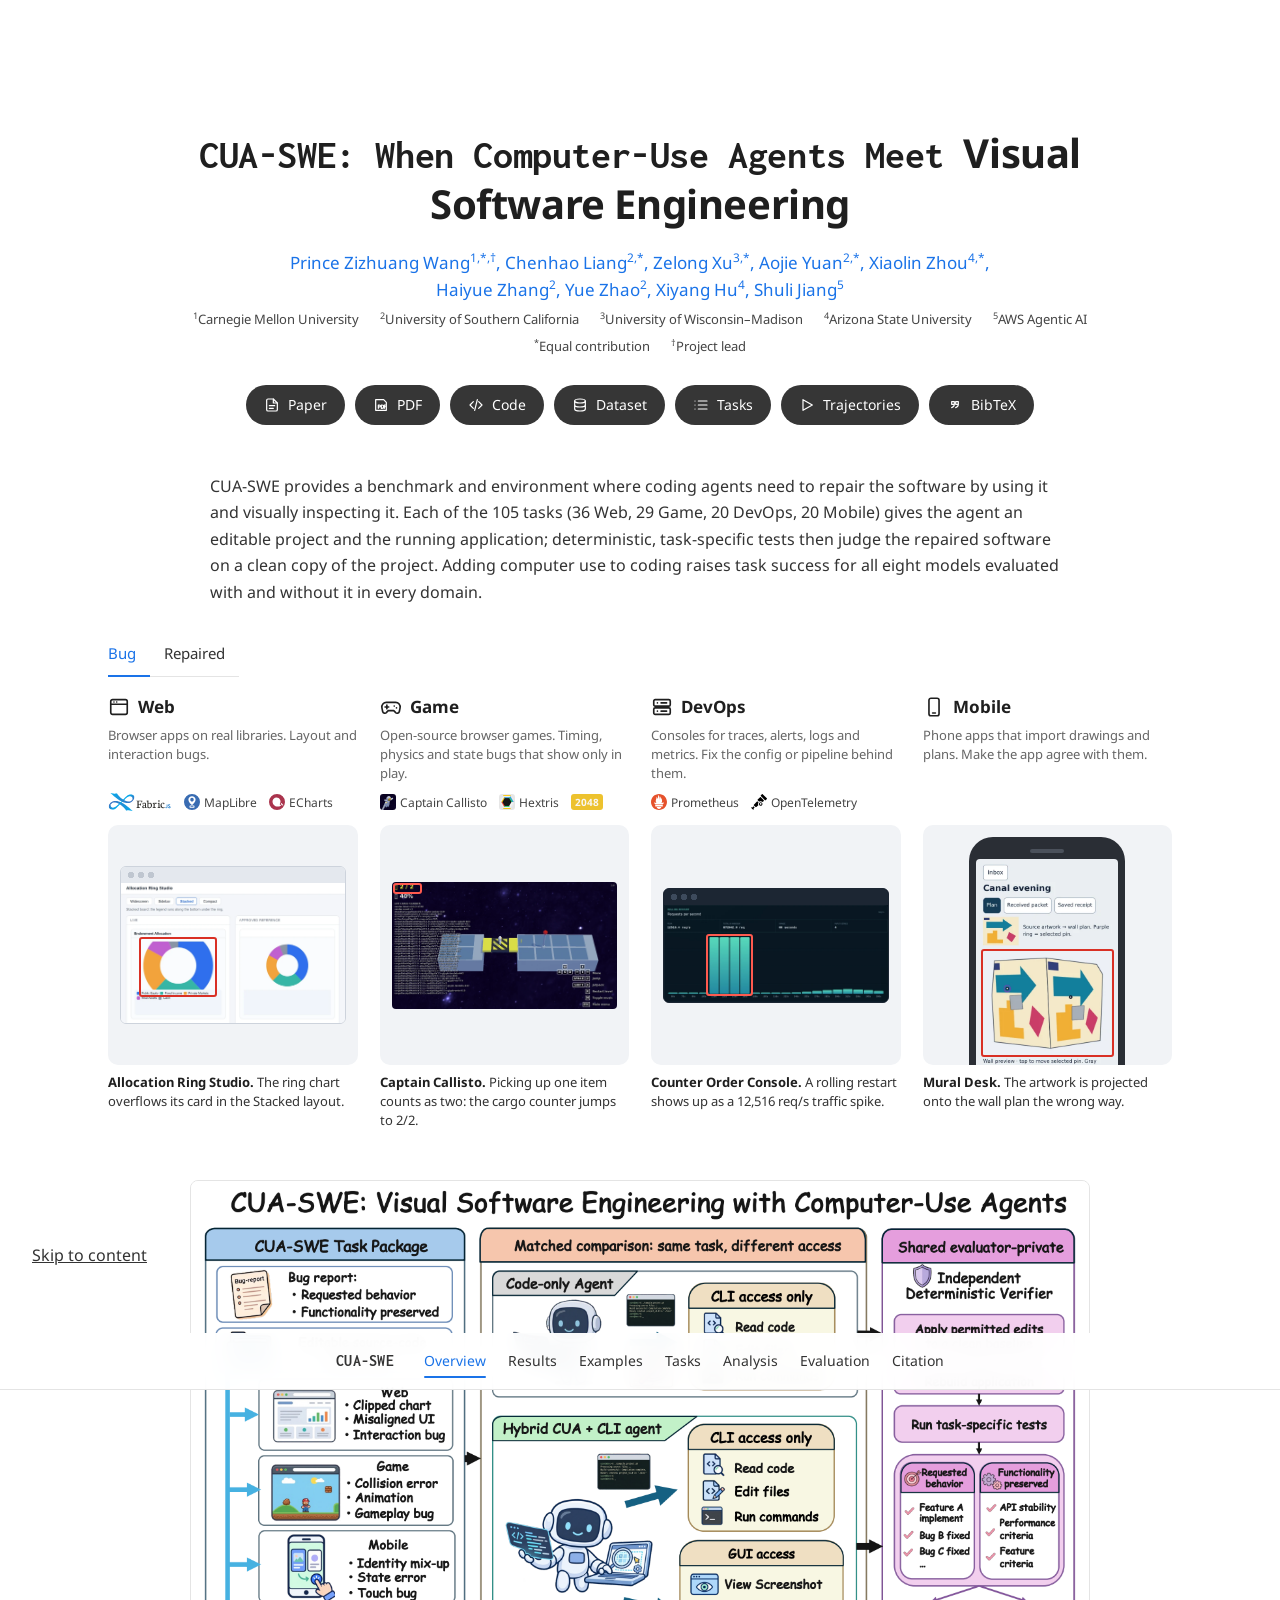
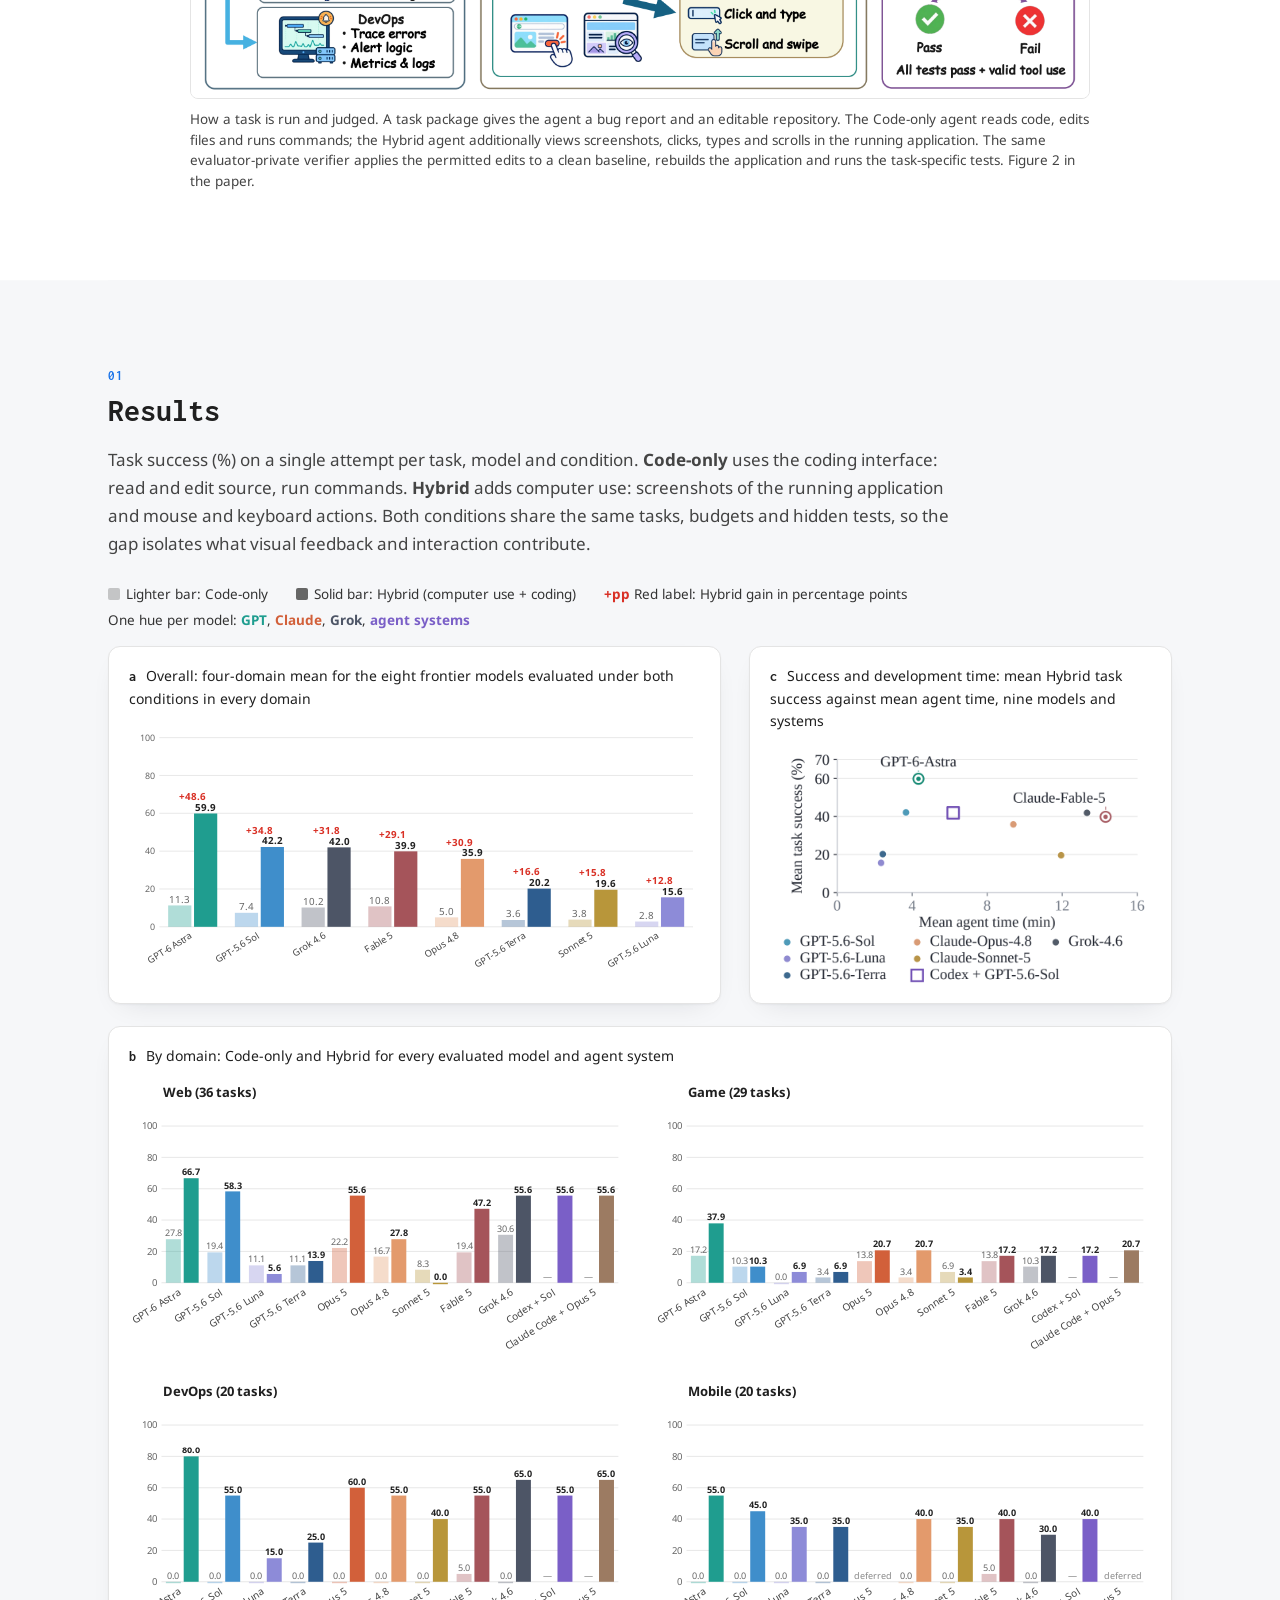
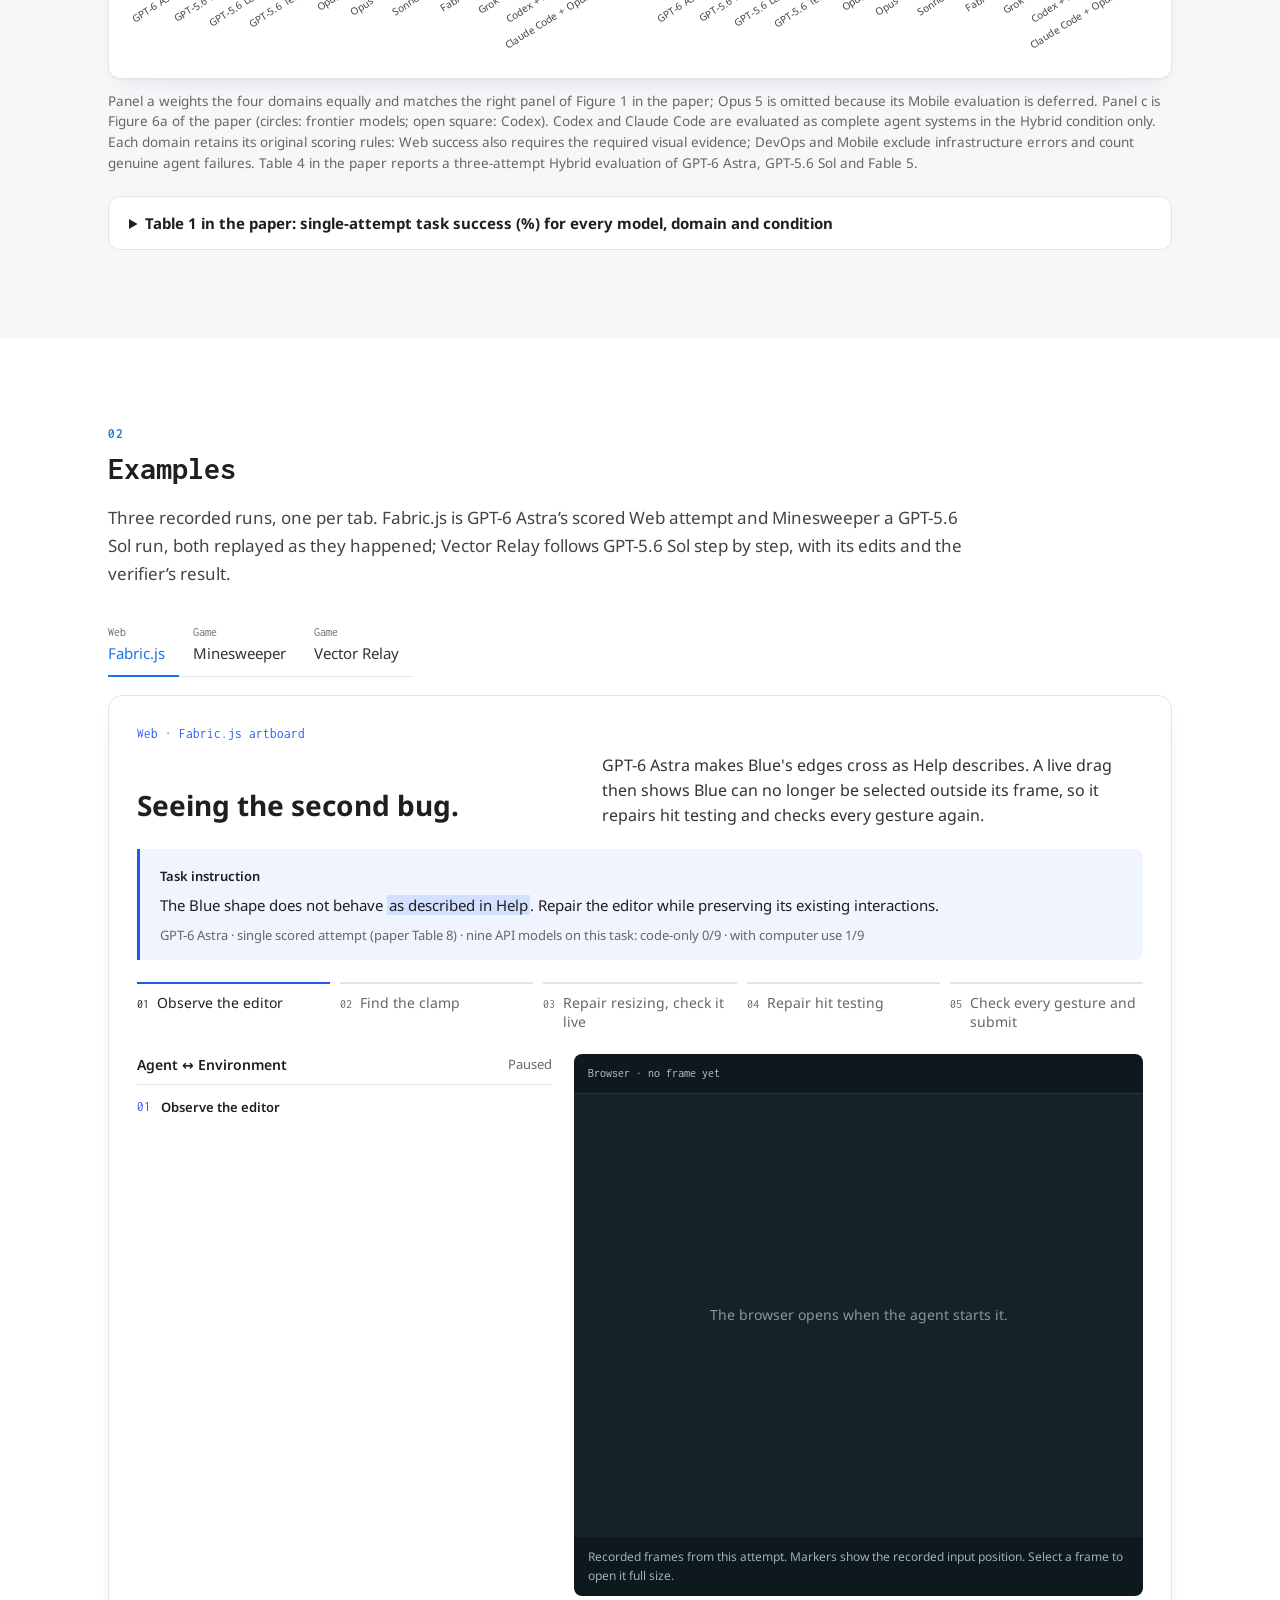
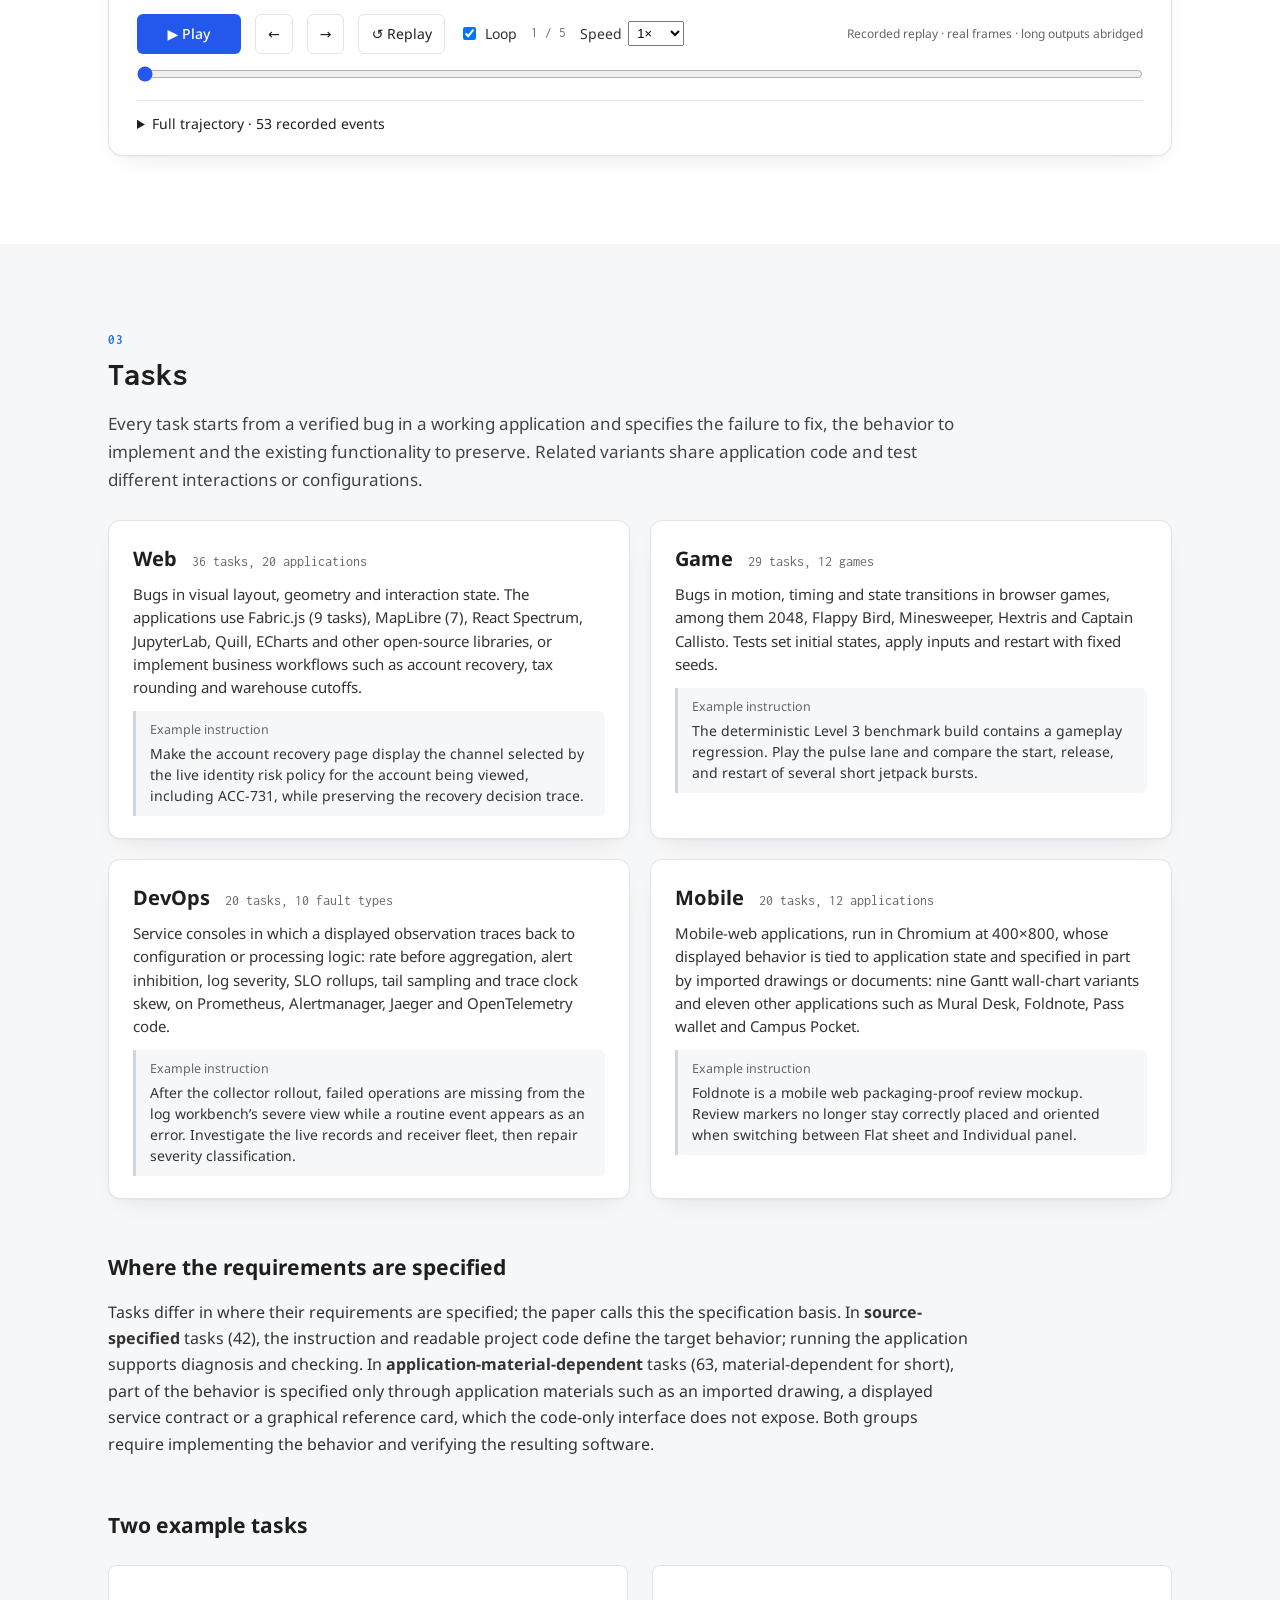
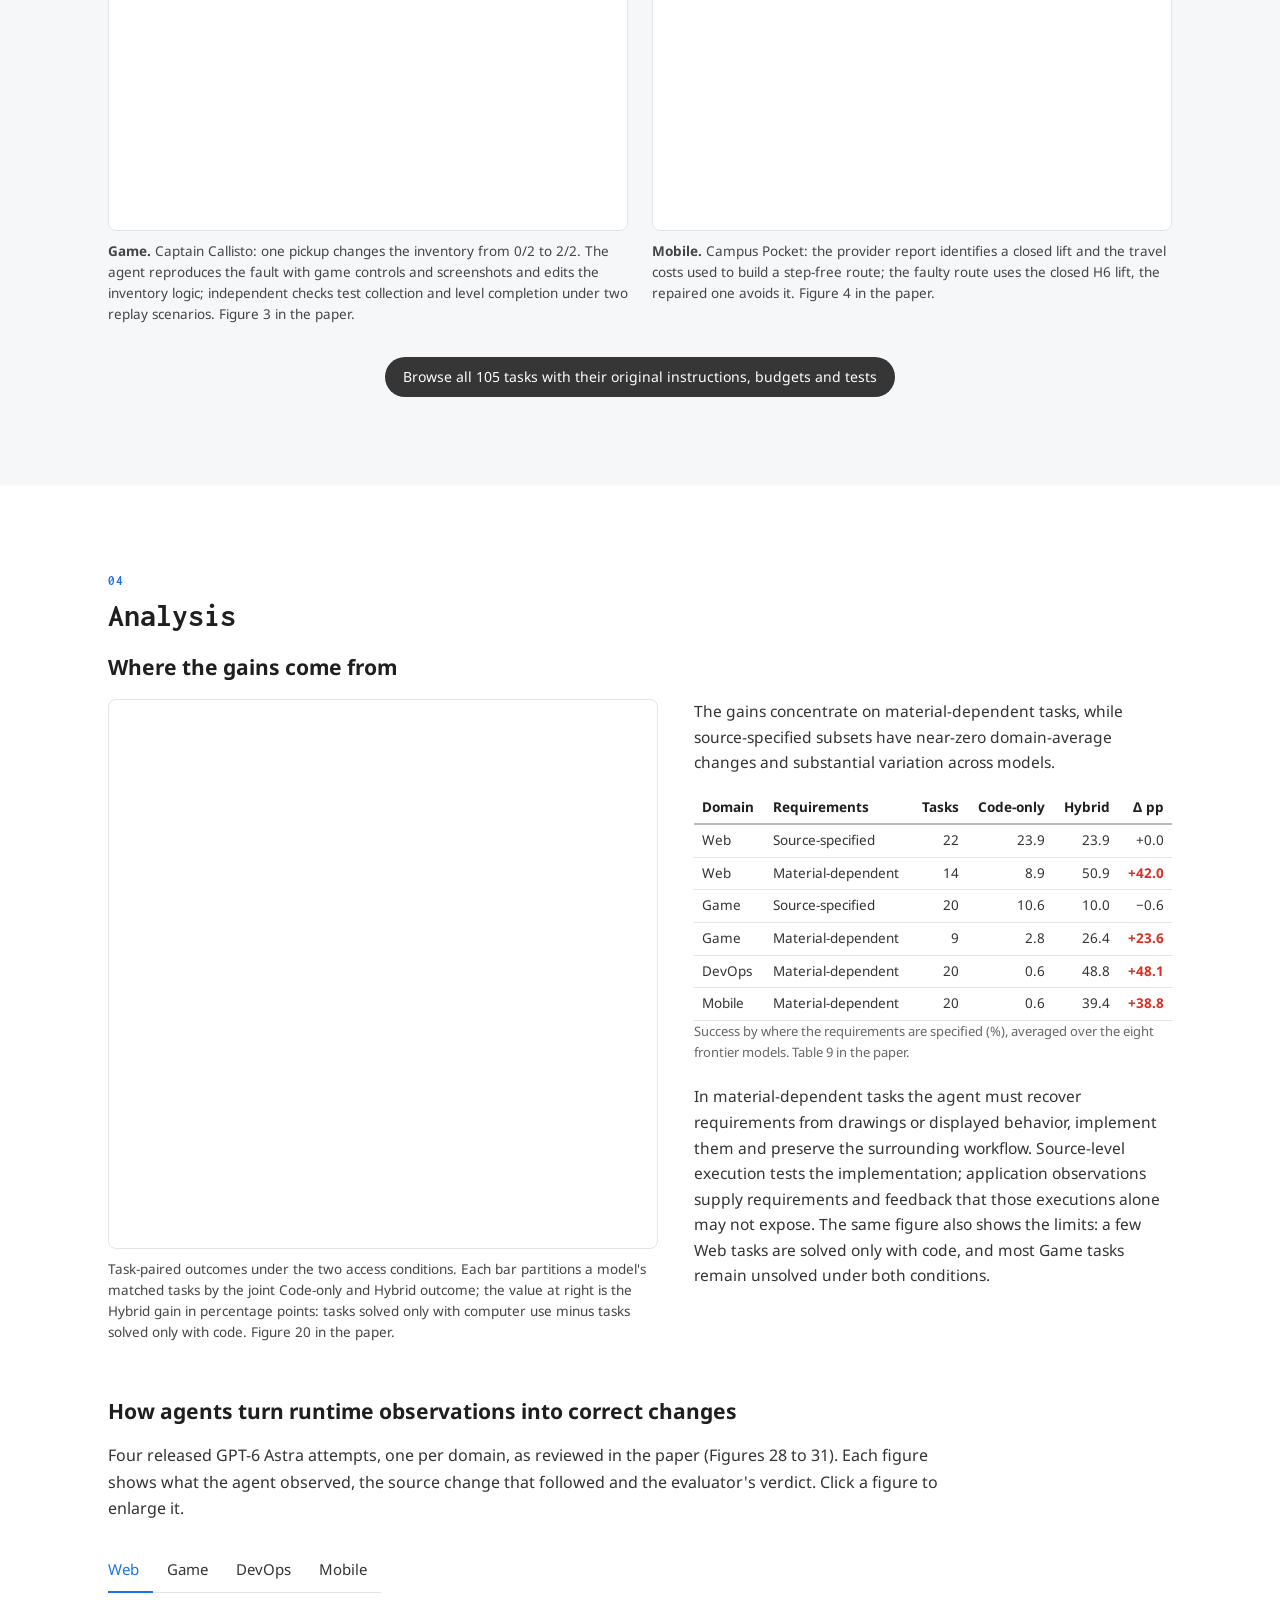
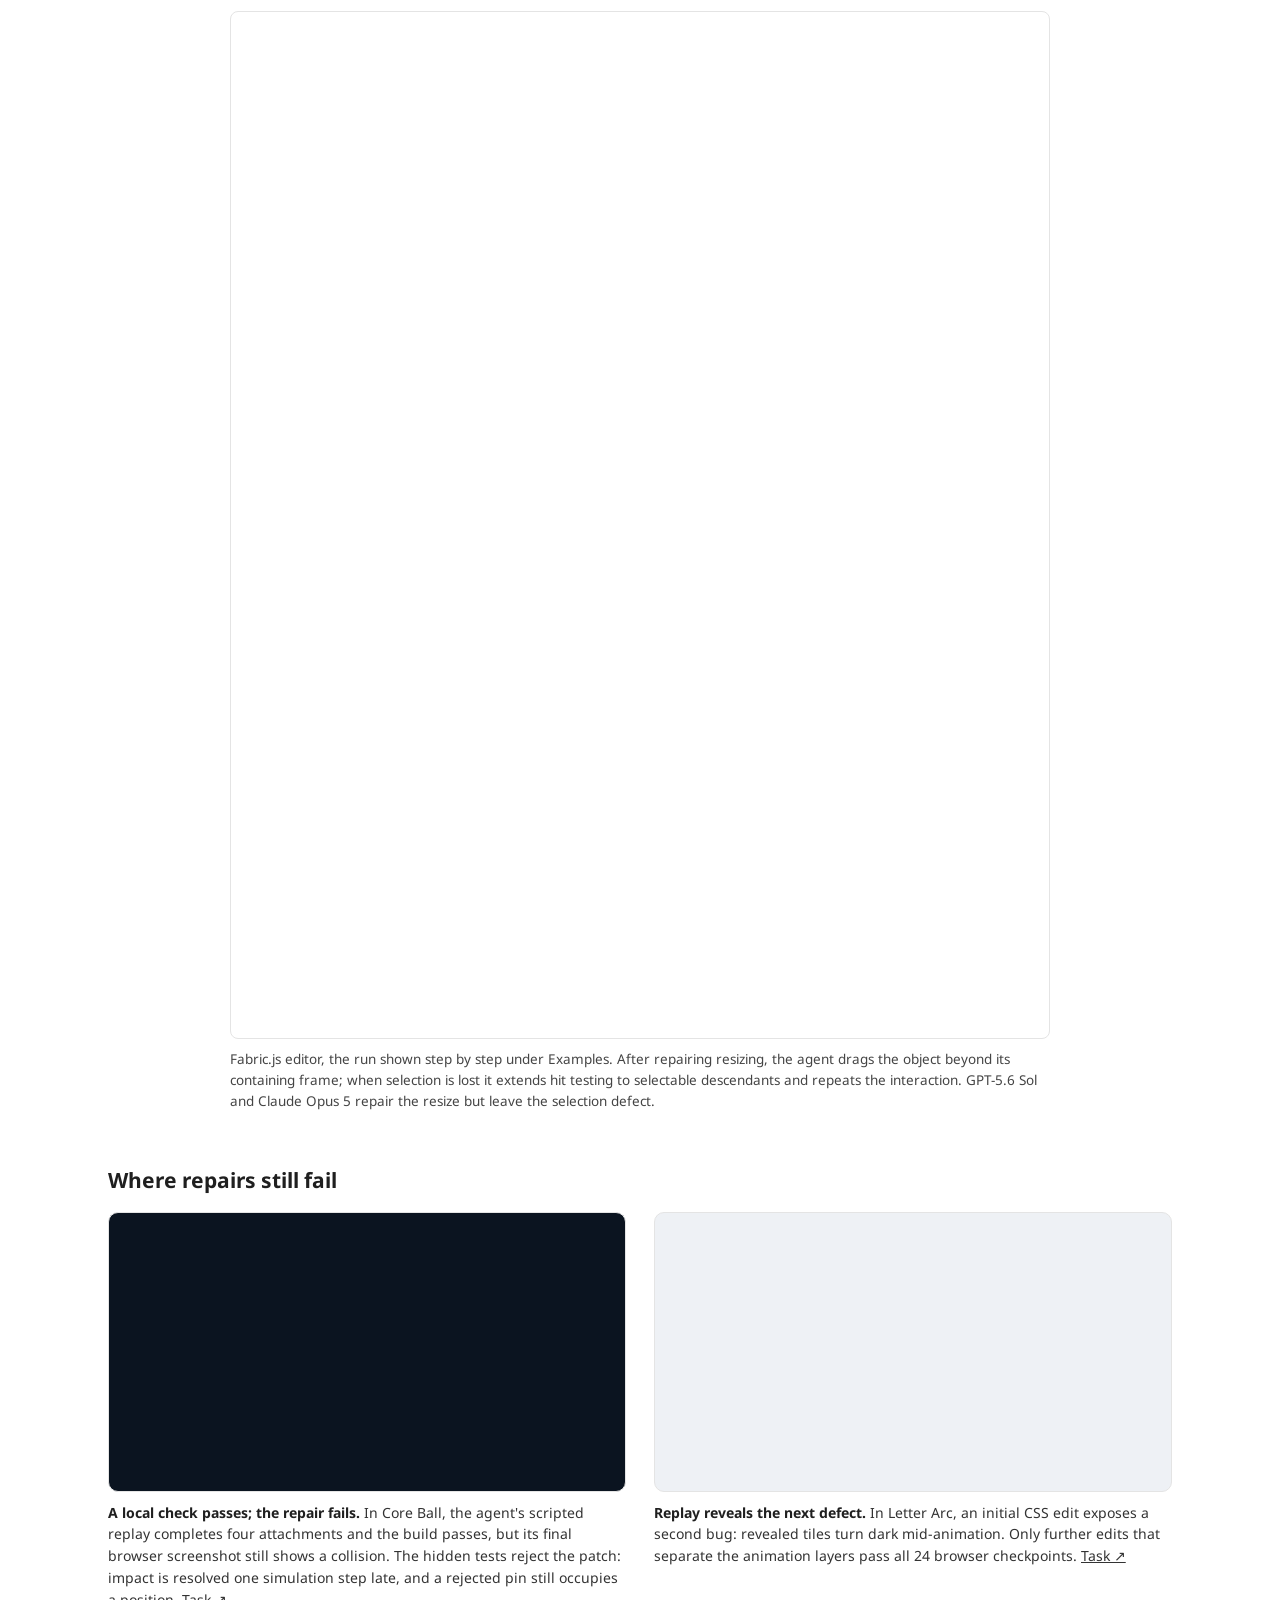
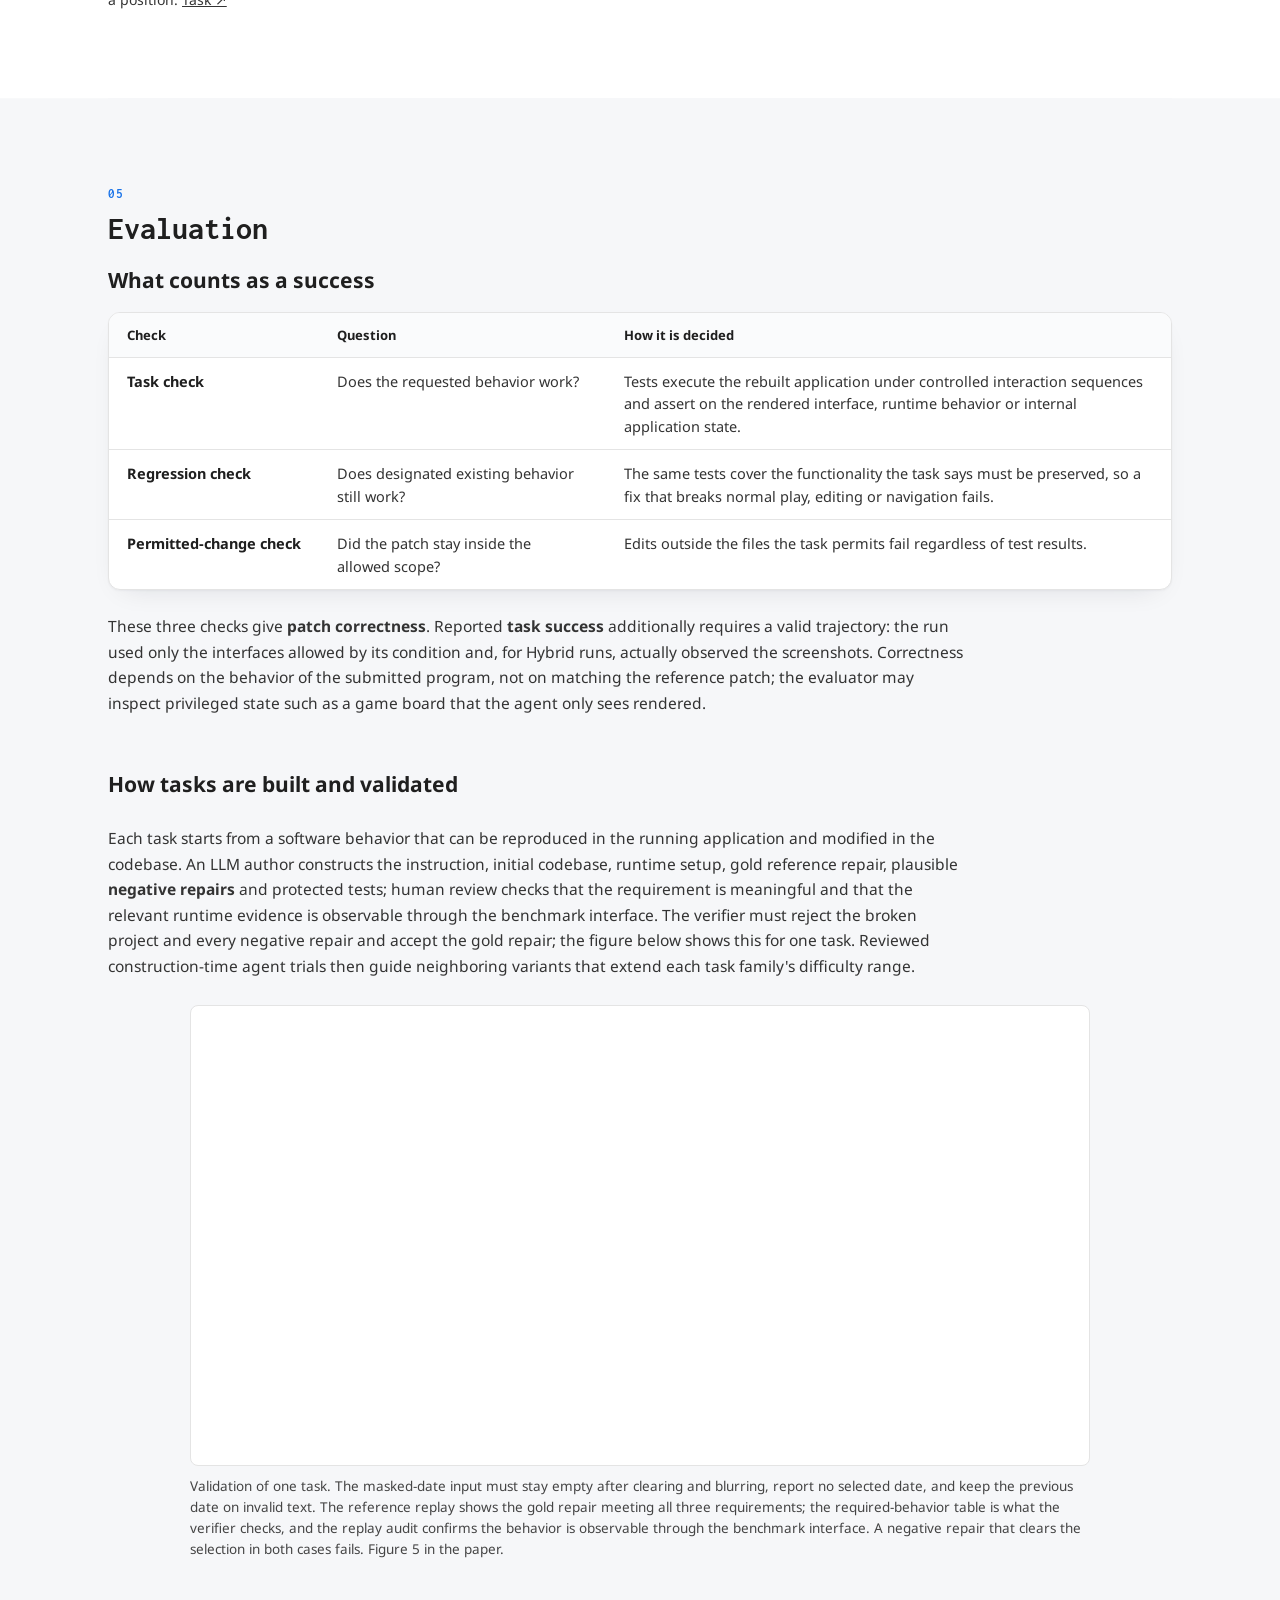
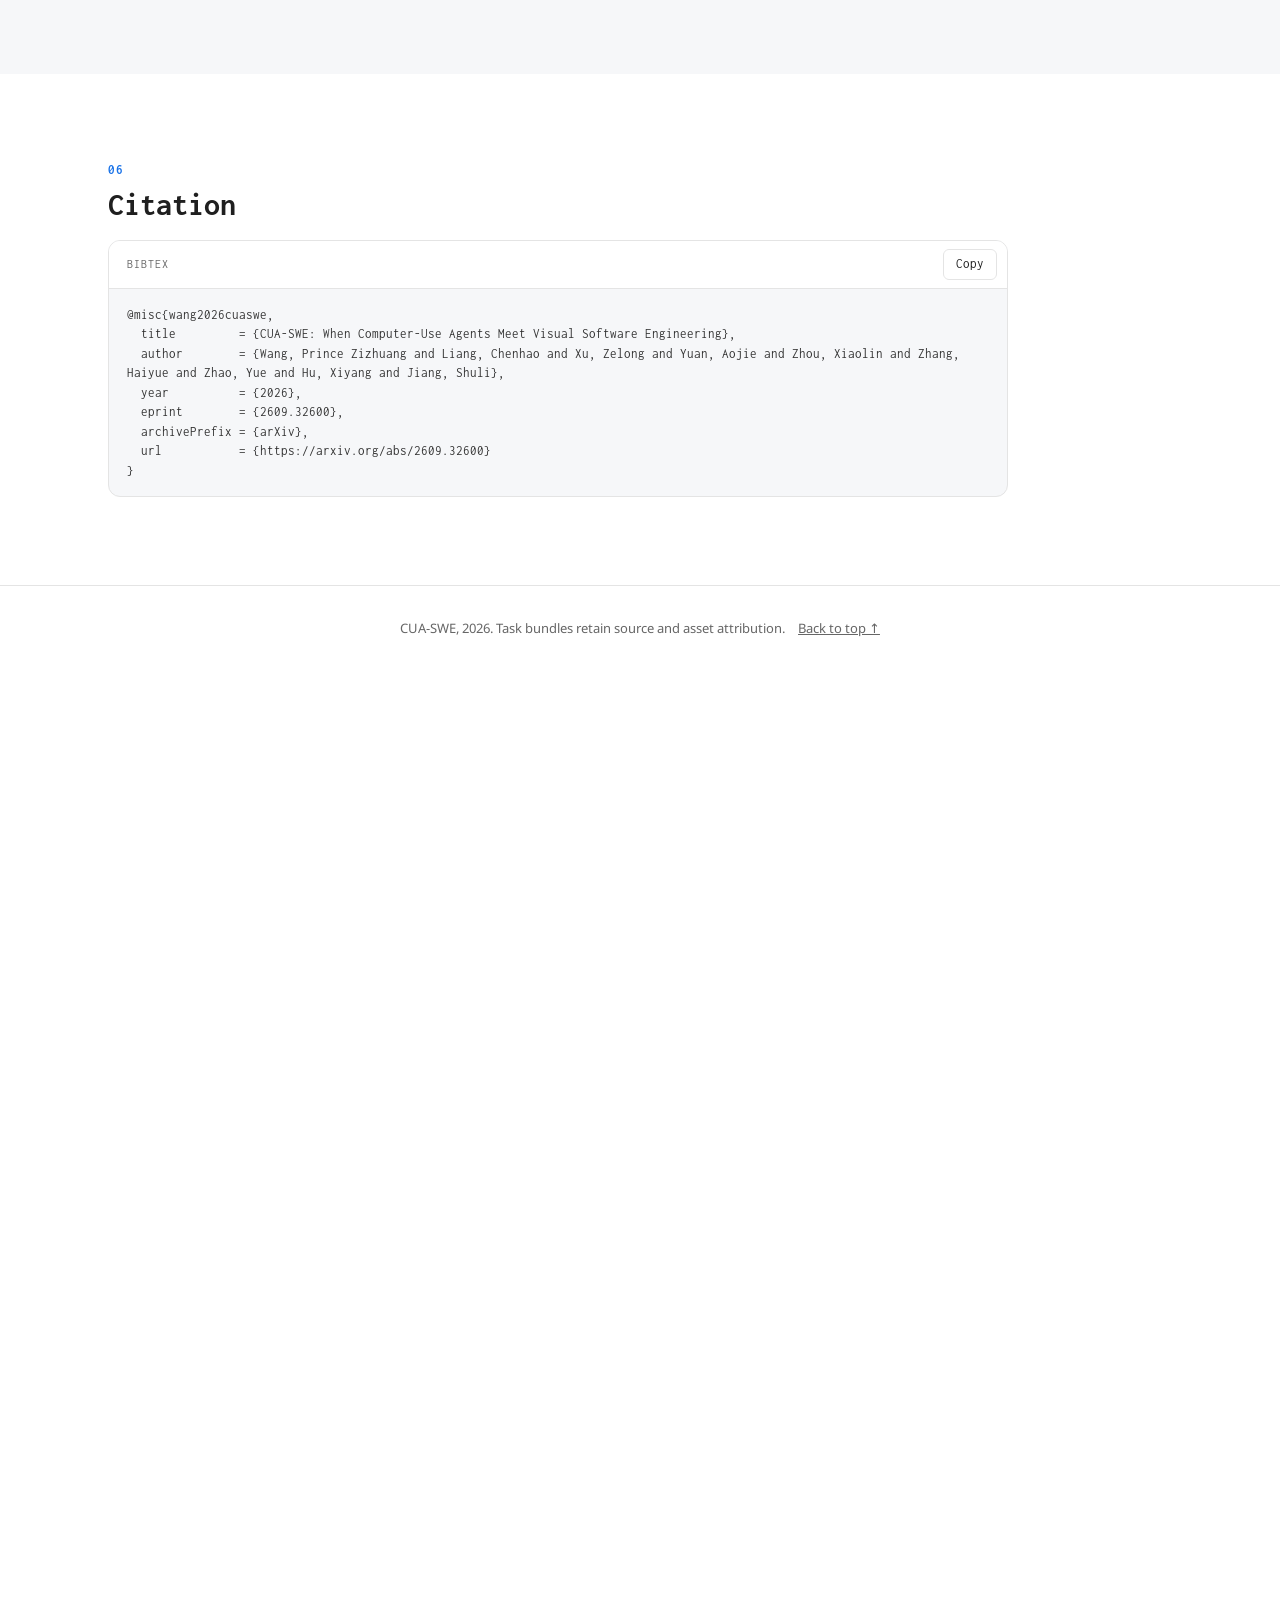
<file: results.html>
<!doctype html>
<html lang="en"><head><meta charset="utf-8"><title>Results — CUA-SWE</title>
<meta http-equiv="refresh" content="0; url=index.html#results"><link rel="canonical" href="index.html#results"></head>
<body><p>The results now live on the <a href="index.html#results">CUA-SWE overview page</a>.</p></body></html>
</file>
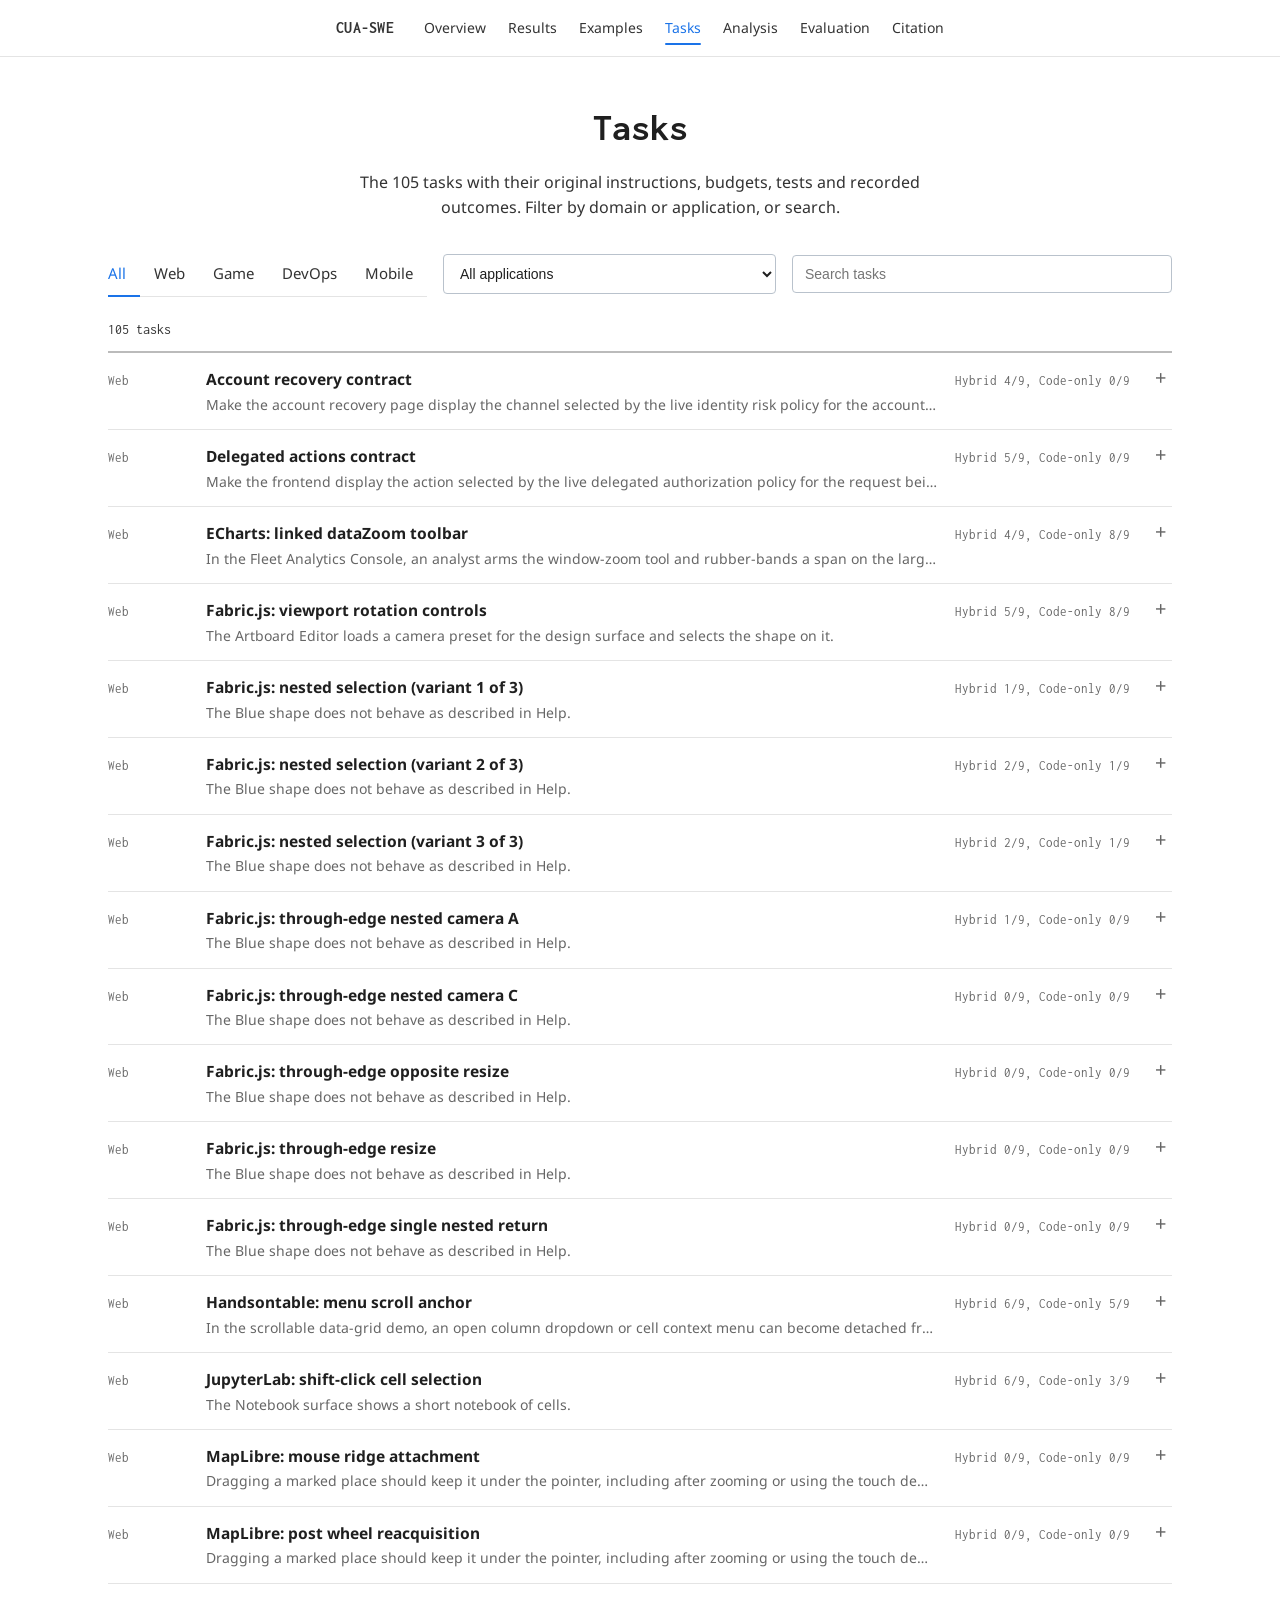
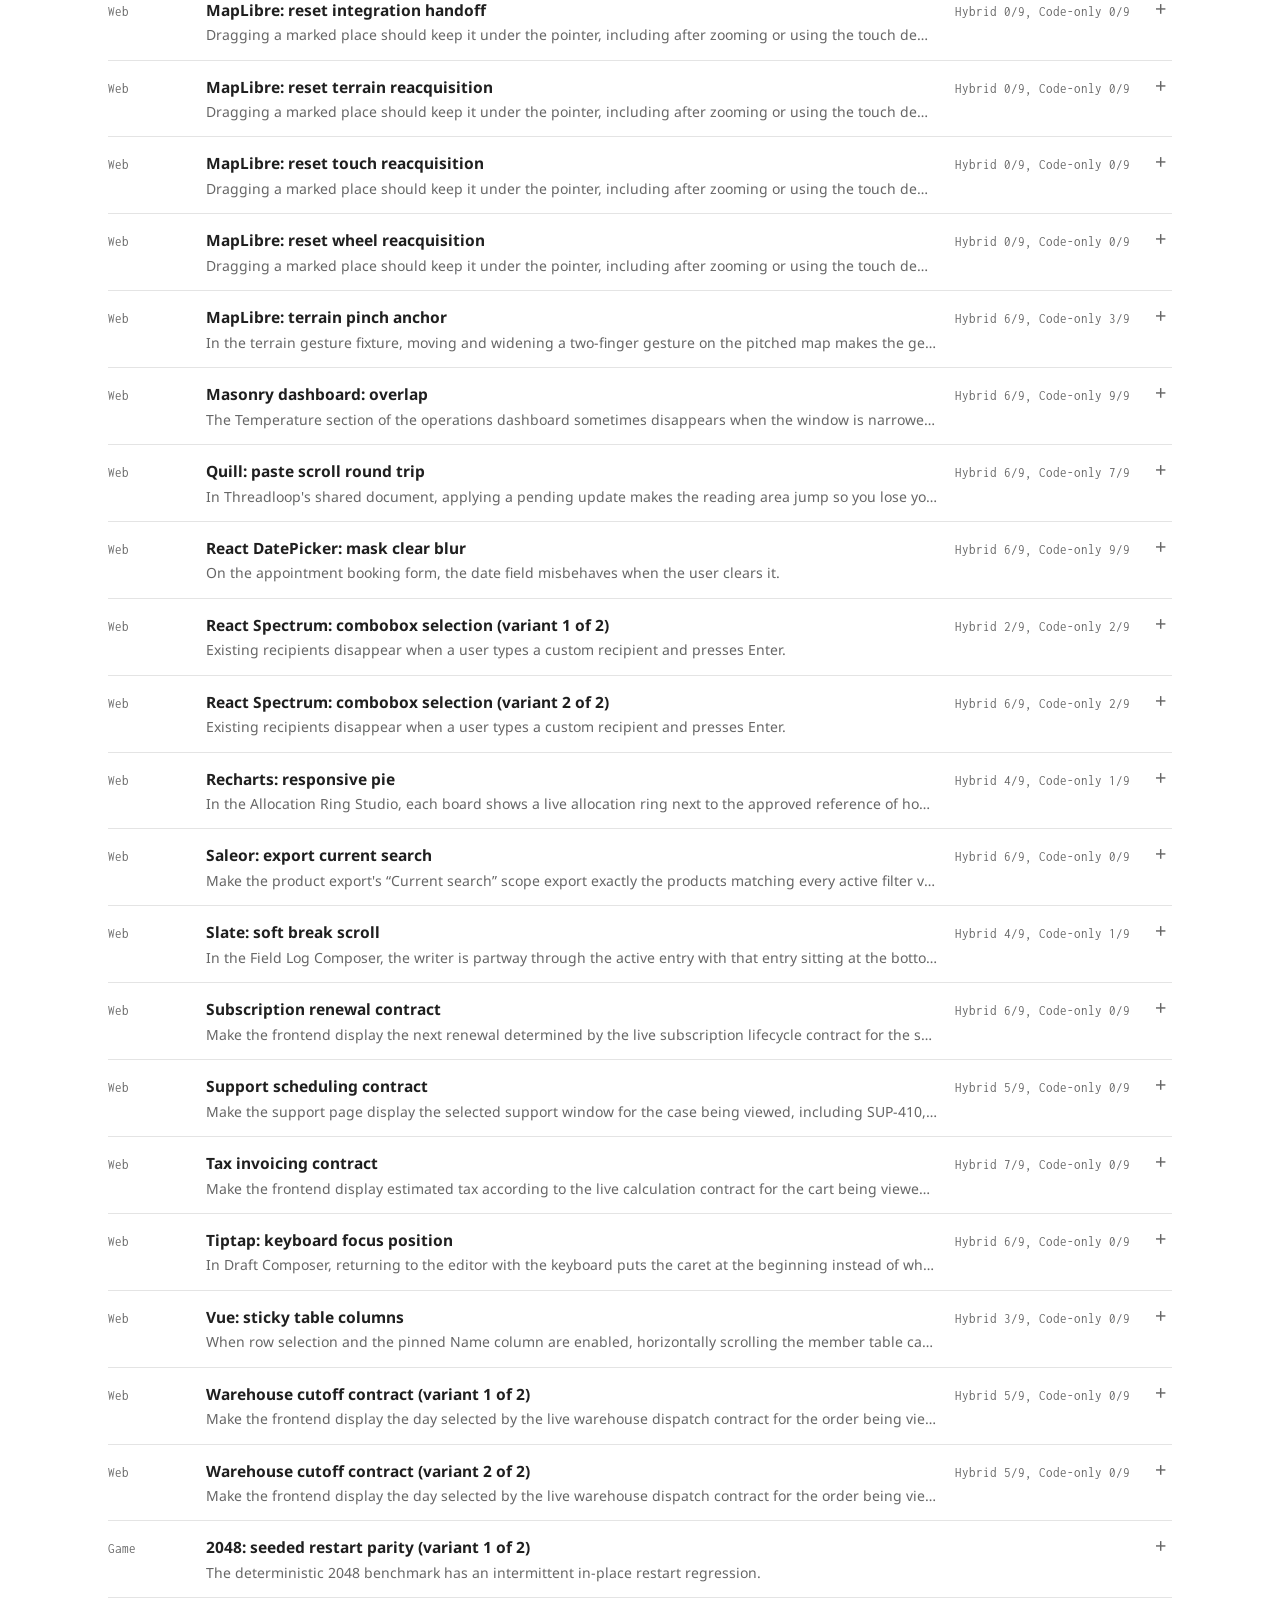
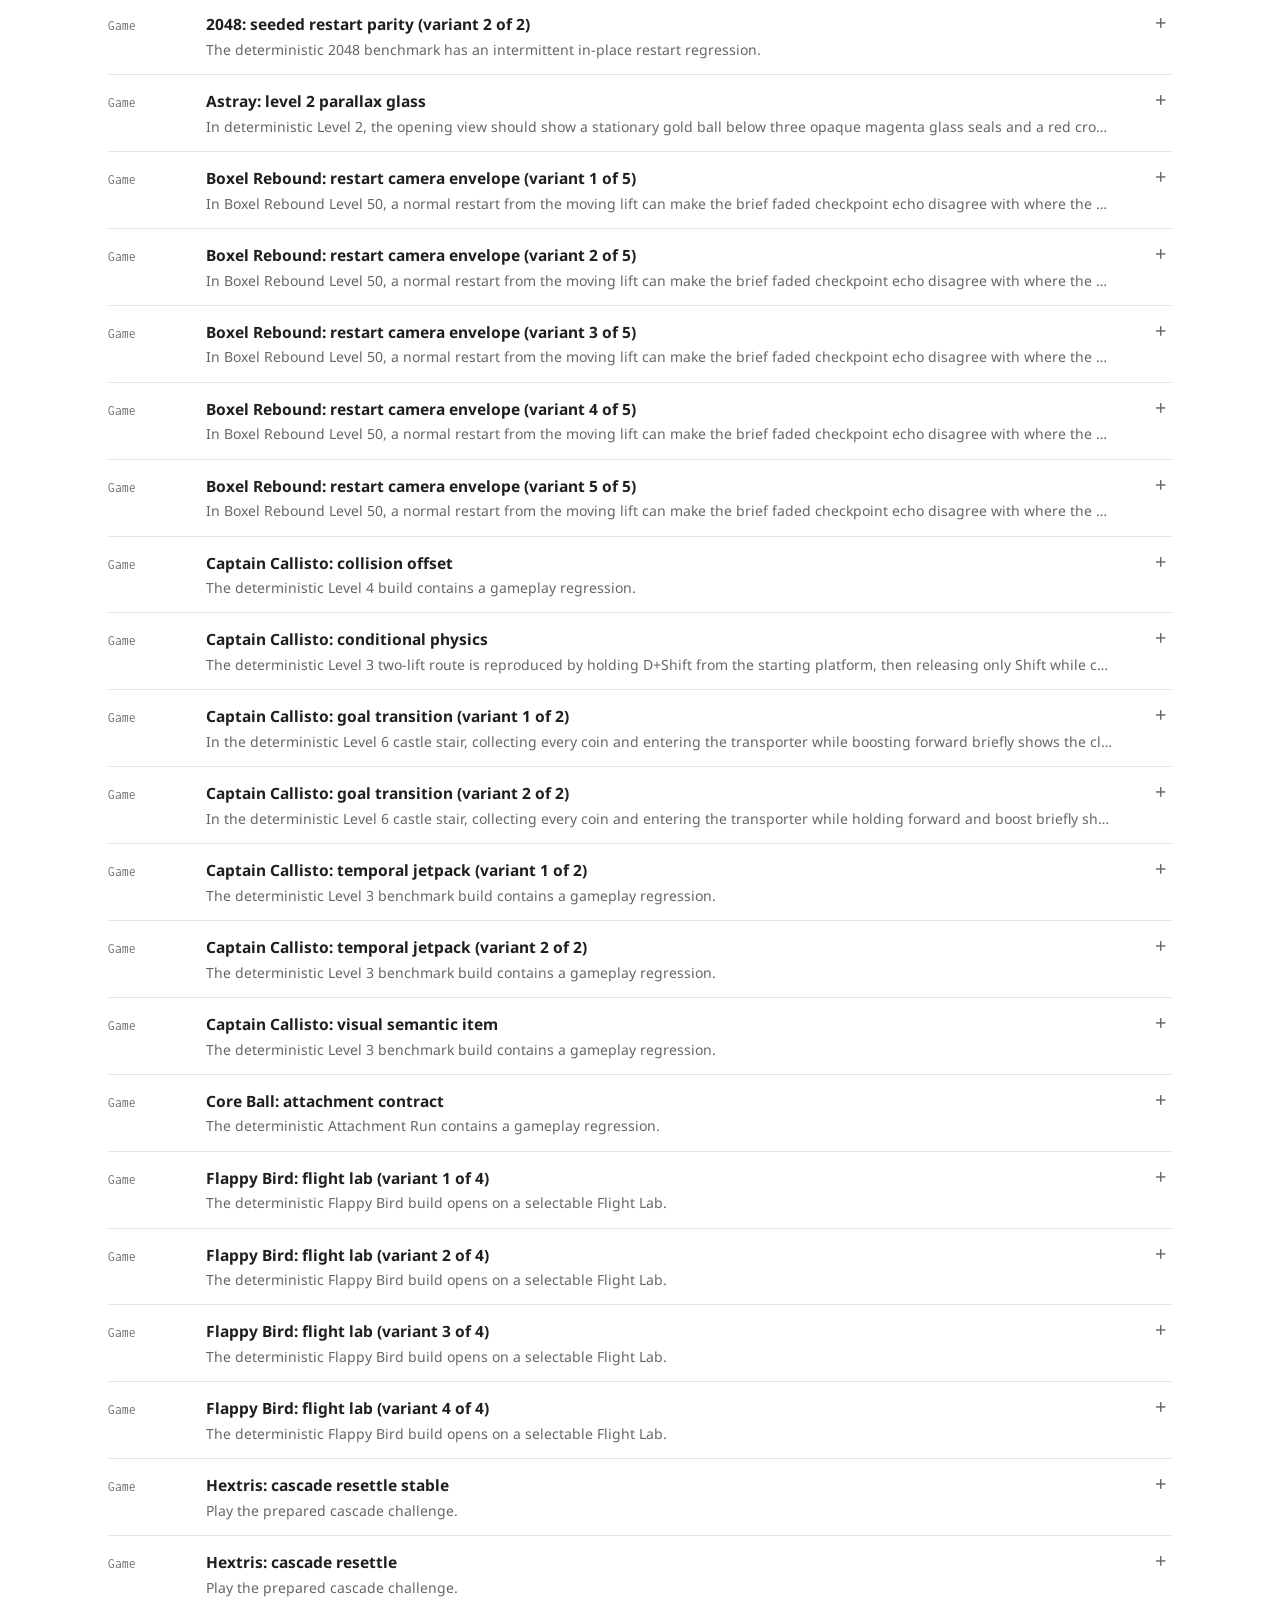
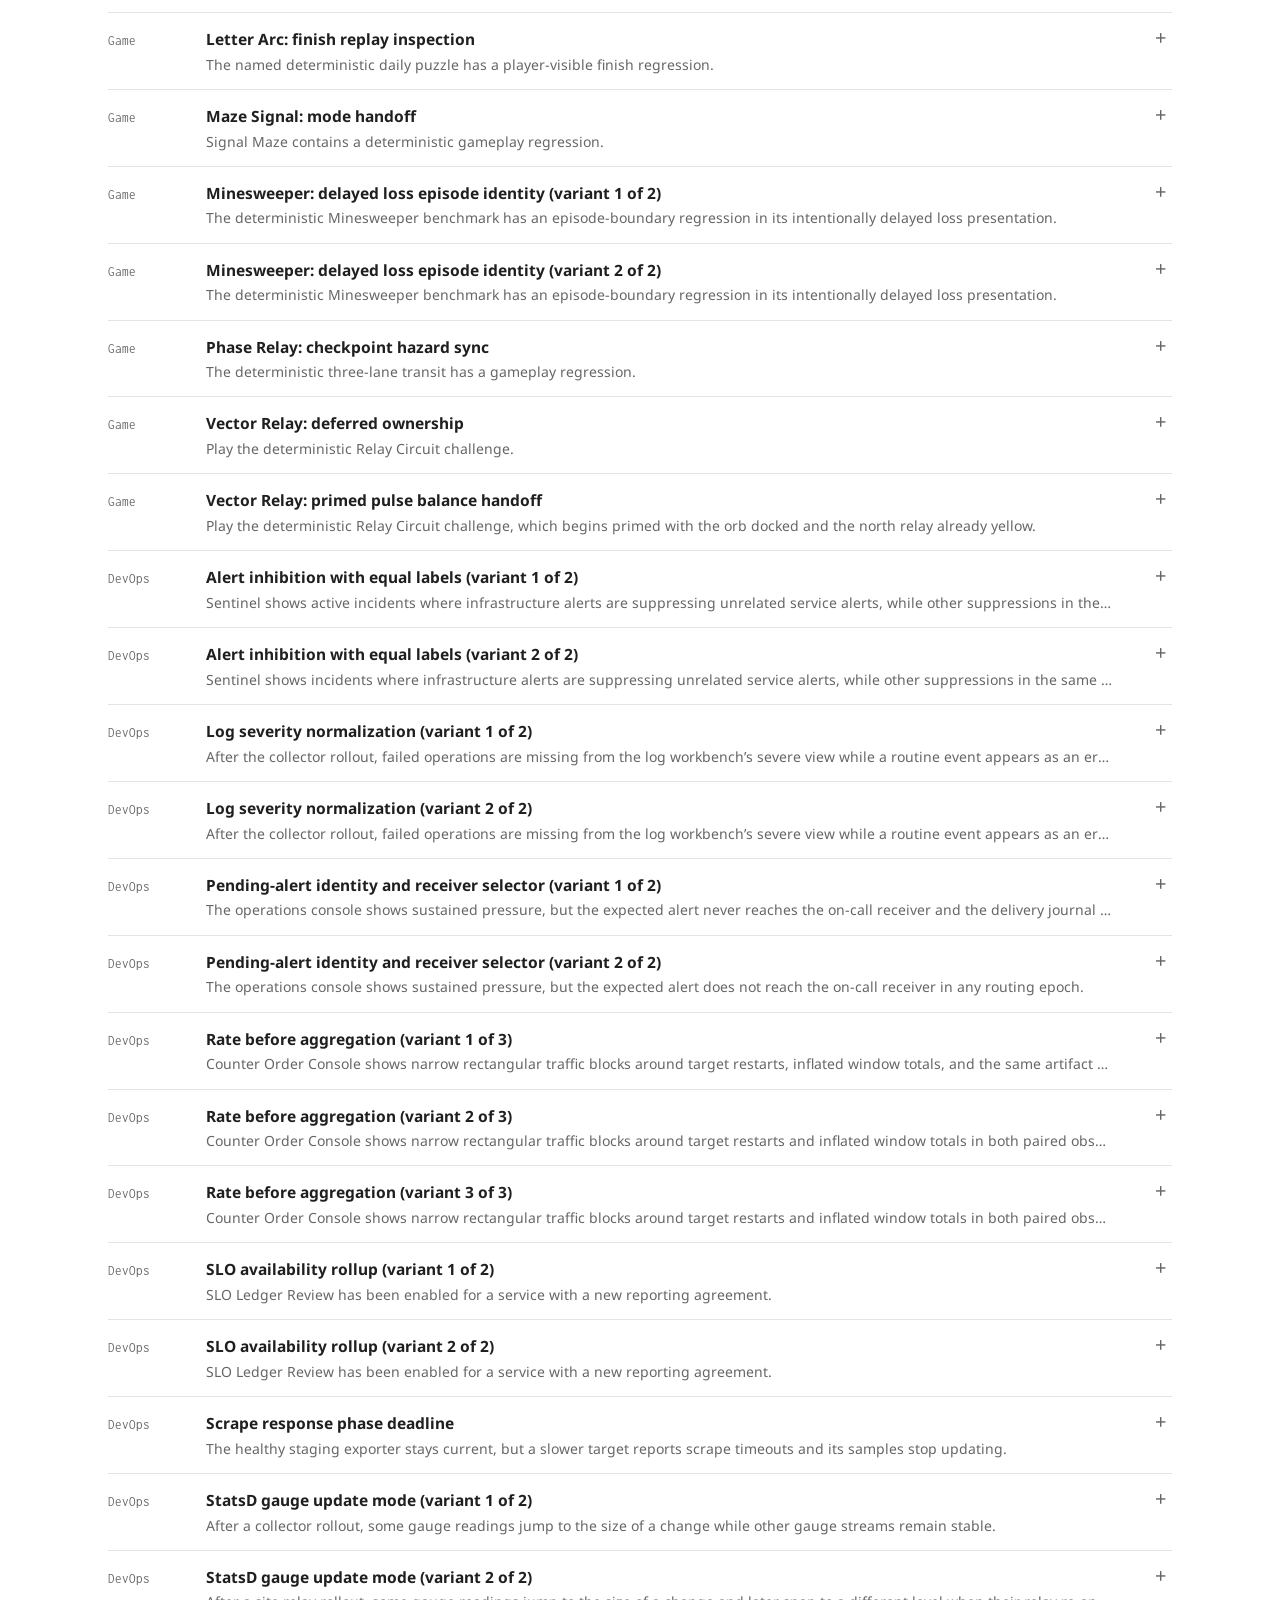
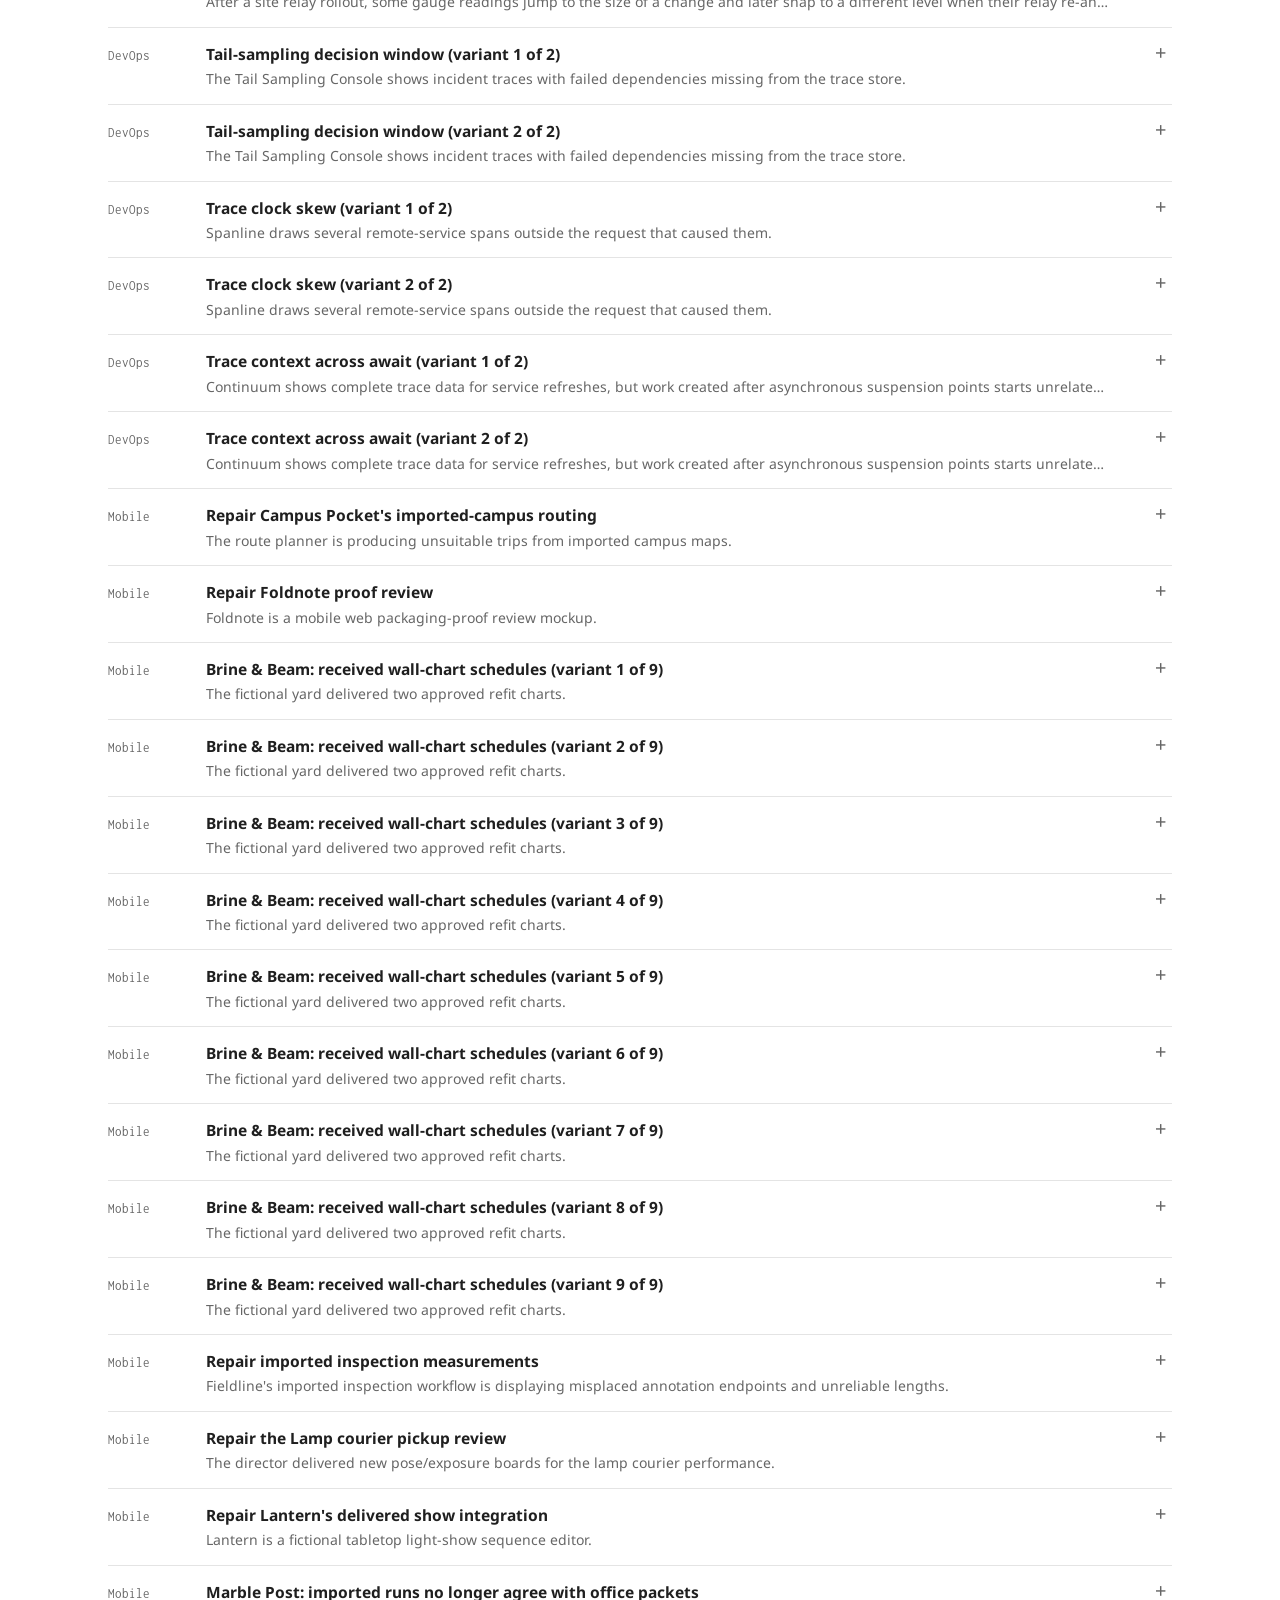
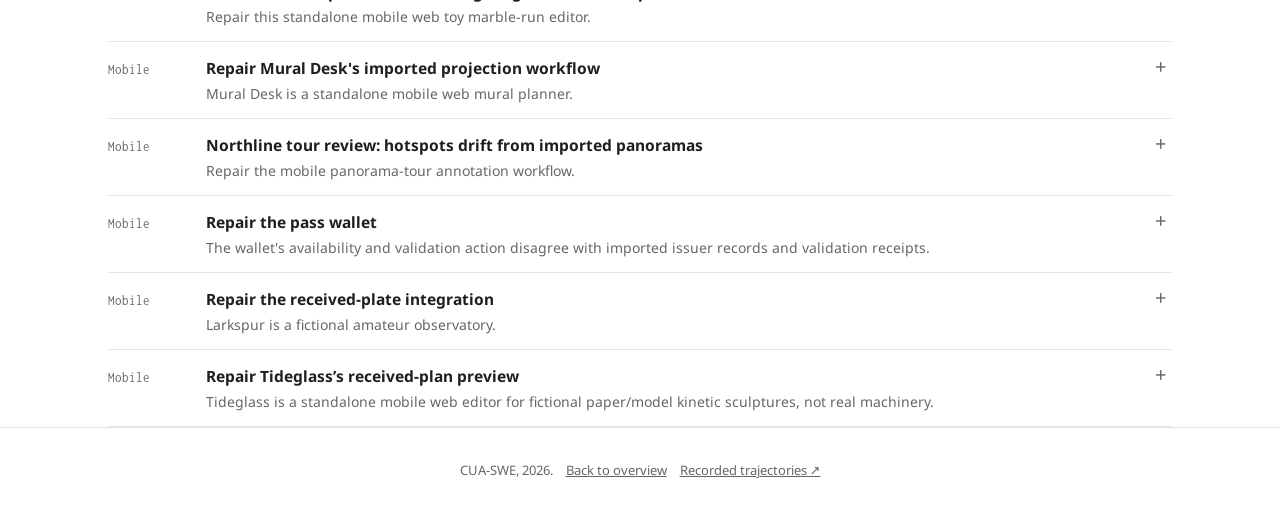
<file: tasks.html>
<!doctype html>
<html lang="en">
<head>
<meta charset="utf-8">
<meta name="viewport" content="width=device-width, initial-scale=1">
<meta name="theme-color" content="#ffffff">
<title>CUA-SWE tasks</title>
<meta name="description" content="Explore the instructions, budgets and tests behind all 105 CUA-SWE software repair tasks.">
<link rel="icon" type="image/png" href="assets/media/favicon.png">
<link rel="preconnect" href="https://fonts.googleapis.com">
<link rel="preconnect" href="https://fonts.gstatic.com" crossorigin>
<link href="https://fonts.googleapis.com/css2?family=Noto+Sans:wght@400;700&family=Inconsolata:wght@400;700&display=swap" rel="stylesheet">
<link rel="stylesheet" href="assets/css/site.css">
</head>
<body>
<a class="skip" href="#main">Skip to content</a>
<nav class="nav" aria-label="Main navigation">
  <div class="nav-inner">
    <a class="brand" href="index.html">CUA-SWE</a>
    <ul>
      <li><a href="index.html#overview">Overview</a></li>
      <li><a href="index.html#results">Results</a></li>
      <li><a href="index.html#examples">Examples</a></li>
      <li><a href="tasks.html" aria-current="page">Tasks</a></li>
      <li><a href="index.html#analysis">Analysis</a></li>
      <li><a href="index.html#evaluation">Evaluation</a></li>
      <li><a href="index.html#citation">Citation</a></li>
    </ul>
  </div>
</nav>
<main class="wrap" id="main">
  <div class="explorer-head">
    <h1>Tasks</h1>
    <p>The 105 tasks with their original instructions, budgets, tests and recorded outcomes. Filter by domain or application, or search.</p>
  </div>
  <div class="filters">
    <div class="seg" id="domain-seg" role="group" aria-label="Task domain">
      <button type="button" data-domain="all" aria-pressed="true">All</button>
      <button type="button" data-domain="web" aria-pressed="false">Web</button>
      <button type="button" data-domain="game" aria-pressed="false">Game</button>
      <button type="button" data-domain="devops" aria-pressed="false">DevOps</button>
      <button type="button" data-domain="mobile" aria-pressed="false">Mobile</button>
    </div>
    <select id="family" aria-label="Application or family"><option value="">All applications</option></select>
    <input id="q" type="search" placeholder="Search tasks" aria-label="Search task names, instructions and IDs">
  </div>
  <p class="count-line" id="count" role="status" aria-live="polite"></p>
  <ol class="tasklist" id="list"></ol>
  <div class="empty-state" id="empty" hidden>
    <p>No tasks match these filters.</p>
    <button type="button" id="clear-filters">Clear filters</button>
  </div>
</main>
<footer>CUA-SWE, 2026. <a href="index.html">Back to overview</a> <a data-link="viewer" href="#">Recorded trajectories ↗</a></footer>
<script src="data/tasks.js"></script>
<script src="assets/js/tasks.js"></script>
</body>
</html>
</file>
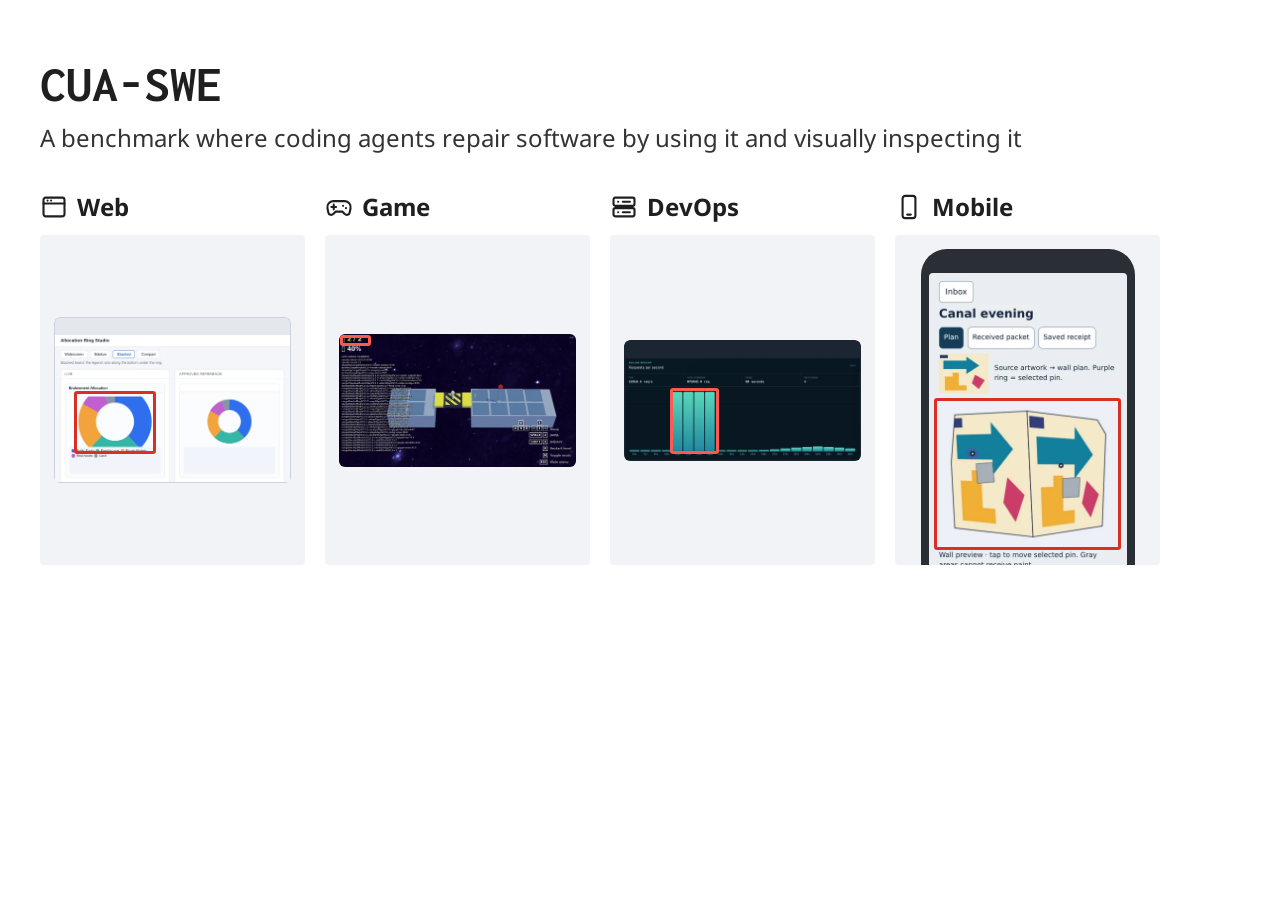
<file: tools/og-image.html>
<!doctype html>
<!-- Source of assets/media/og-image.png (1200x630 link preview). Render with tools/render_og_image.py. -->
<html lang="en">
<head>
<meta charset="utf-8">
<link href="https://fonts.googleapis.com/css2?family=Noto+Sans:wght@400;700&family=Inconsolata:wght@400;700&display=swap" rel="stylesheet">
<style>
  * { box-sizing: border-box; margin: 0; }
  body { width: 1200px; height: 630px; background: #fff; color: #1f1f1f; font-family: "Noto Sans", sans-serif; padding: 58px 40px 0; }
  h1 { font-family: "Inconsolata", monospace; font-size: 52px; line-height: 1; }
  p.def { font-size: 24px; line-height: 1.35; margin-top: 12px; color: #333; }
  .strip { display: grid; grid-template-columns: repeat(4, 1fr); gap: 20px; margin-top: 36px; }
  h2 { display: flex; align-items: center; gap: 9px; font-size: 24px; margin-bottom: 12px; }
  h2 svg { width: 28px; height: 28px; stroke: currentColor; fill: none; stroke-width: 1.8; stroke-linecap: round; stroke-linejoin: round; }
  .stage { height: 330px; padding: 14px; display: flex; align-items: center; justify-content: center; background: #f1f3f6; border-radius: 4px; overflow: hidden; }
  .frame { position: relative; width: 100%; border-radius: 6px; overflow: hidden; }
  .shot { position: relative; }
  img { display: block; width: 100%; }
  .box { position: absolute; border: 3px solid #d93025; border-radius: 3px; }
  .bar { height: 18px; background: #e4e8ee; border: 1px solid #cdd3dc; border-bottom: 0; border-radius: 6px 6px 0 0; }
  .web .shot, .devops .shot { border: 1px solid #cdd3dc; border-top: 0; }
  .devops .bar { background: #1c2633; border-color: #1c2633; }
  .devops .shot { border-color: #1c2633; }
  .game .box, .devops .box { border-color: #ff5a4f; }
  .mobile .stage { align-items: flex-start; padding-bottom: 0; }
  .mobile .frame { width: 214px; padding: 24px 8px 0; background: #2a2e35; border-radius: 26px 26px 0 0; }
  .mobile .shot { border-radius: 4px 4px 0 0; overflow: hidden; }
  .web .box { left: 8%; top: 38%; width: 35%; height: 43%; }
  .game .box { left: .5%; top: 1%; width: 13%; height: 8.5%; }
  .devops .box { left: 19%; top: 30%; width: 21%; height: 64%; }
  .mobile .box { left: 3%; top: 42%; width: 94%; height: 51%; }
</style>
</head>
<body>
<h1>CUA-SWE</h1>
<p class="def">A benchmark where coding agents repair software by using it and visually inspecting it</p>
<div class="strip">
  <div class="web"><h2><svg viewBox="0 0 24 24"><rect x="3" y="4" width="18" height="16" rx="2"/><path d="M3 9h18M6.5 6.5h.01M9.5 6.5h.01"/></svg>Web</h2>
    <div class="stage"><div class="frame"><div class="bar"></div><div class="shot"><img src="../assets/media/hero/web-before.webp" alt=""><span class="box"></span></div></div></div></div>
  <div class="game"><h2><svg viewBox="0 0 24 24"><path d="M7 7h10a5 5 0 0 1 4.9 6l-.8 3.9a2.4 2.4 0 0 1-4.2 1L15 16H9l-1.9 1.9a2.4 2.4 0 0 1-4.2-1L2.1 13A5 5 0 0 1 7 7z"/><path d="M7.5 10v4M5.5 12h4M15.5 11h.01M18 13h.01"/></svg>Game</h2>
    <div class="stage"><div class="frame"><div class="shot"><img src="../assets/media/hero/game-before.webp" alt=""><span class="box"></span></div></div></div></div>
  <div class="devops"><h2><svg viewBox="0 0 24 24"><rect x="3" y="4" width="18" height="7" rx="1.5"/><rect x="3" y="13" width="18" height="7" rx="1.5"/><path d="M7 7.5h.01M7 16.5h.01M11 7.5h6M11 16.5h6"/></svg>DevOps</h2>
    <div class="stage"><div class="frame"><div class="bar"></div><div class="shot"><img src="../assets/media/hero/devops-before.webp" alt=""><span class="box"></span></div></div></div></div>
  <div class="mobile"><h2><svg viewBox="0 0 24 24"><rect x="6.5" y="2.5" width="11" height="19" rx="2.2"/><path d="M10.5 18.5h3"/></svg>Mobile</h2>
    <div class="stage"><div class="frame"><div class="shot"><img src="../assets/media/hero/mobile-before.webp" alt=""><span class="box"></span></div></div></div></div>
</div>
</body>
</html>
</file>
<file: assets/css/site.css>
/* CUA-SWE project site. Academic layout: centered paper front matter, figure-led sections, mono for numbers. */
:root {
  --ink: #1f1f1f;
  --text: #333;
  --muted: #666;
  --line: #e4e4e4;
  --link: #1a73e8;
  --bg: #fff;
  --pass: #188038;
  --fail: #d93025;
  --sans: "Noto Sans", "Segoe UI", system-ui, -apple-system, sans-serif;
  --mono: "Inconsolata", "JetBrains Mono", ui-monospace, Menlo, Consolas, monospace;
  --w: 1120px;
  --soft: #f6f7f9;
  --radius: 12px;
  --shadow: 0 1px 2px rgba(16, 24, 40, .04), 0 10px 28px -16px rgba(16, 24, 40, .16);
}
* { box-sizing: border-box; }
html { -webkit-text-size-adjust: 100%; scroll-behavior: smooth; scroll-padding-top: 64px; }
body { margin: 0; background: var(--bg); color: var(--text); font-family: var(--sans); font-size: 16px; line-height: 1.6; -webkit-font-smoothing: antialiased; }
h1, h2, h3, h4, p, ul, ol, figure, blockquote, pre { margin: 0; }
img { max-width: 100%; height: auto; display: block; }
[hidden] { display: none !important; }
a { color: inherit; }
a:hover { color: var(--link); }
button { font: inherit; cursor: pointer; }
.skip { position: fixed; z-index: 100; left: 16px; top: -100px; background: #fff; padding: 10px 16px; }
.skip:focus { top: 10px; }
.wrap { max-width: var(--w); margin: 0 auto; padding: 0 28px; }
.sr { position: absolute; width: 1px; height: 1px; overflow: hidden; clip: rect(0 0 0 0); white-space: nowrap; }

/* Navigation */
.nav { position: sticky; top: 0; z-index: 20; background: rgba(255,255,255,.96); border-bottom: 1px solid var(--line); backdrop-filter: blur(10px); }
.nav-inner { max-width: var(--w); margin: 0 auto; padding: 0 28px; display: flex; align-items: center; justify-content: center; gap: 30px; min-height: 56px; font-size: 14px; }
.nav .brand { font-family: var(--mono); font-weight: 700; font-size: 16px; text-decoration: none; letter-spacing: .02em; }
.nav ul { list-style: none; display: flex; gap: 22px; margin: 0; padding: 0; overflow-x: auto; scrollbar-width: none; }
.nav ul::-webkit-scrollbar { display: none; }
.nav a { text-decoration: none; white-space: nowrap; }
.nav ul a { position: relative; display: block; padding: 6px 0; }
.nav a[aria-current="page"], .nav ul a.active { color: var(--link); }
.nav ul a.active::after, .nav ul a[aria-current="page"]::after { content: ""; position: absolute; left: 0; right: 0; bottom: 0; height: 2px; border-radius: 1px; background: var(--link); }

/* Front matter */
.hero { text-align: center; padding: 72px 0 12px; }
.hero h1 { font-family: var(--mono); font-size: clamp(28px, 3.3vw, 40px); font-weight: 700; line-height: 1.22; color: var(--ink); letter-spacing: -.01em; }
.hero h1 em { font-style: normal; font-family: var(--sans); font-weight: 700; letter-spacing: -.01em; }
.hero .authors { margin-top: 18px; font-size: 17px; color: var(--link); line-height: 1.6; }
.hero .authors a { color: var(--link); text-decoration: none; }
.hero .authors a:hover { text-decoration: underline; text-underline-offset: 3px; }
.hero .authors .plain { color: var(--ink); }
.hero .authors sup, .hero .affil sup { font-size: .7em; line-height: 0; }
.hero .affil { margin-top: 6px; font-size: 13px; color: #444; }
.hero .affil span { display: inline-block; margin: 0 9px; }
.buttons { display: flex; justify-content: center; flex-wrap: wrap; gap: 10px; margin-top: 28px; }
.pill { display: inline-flex; align-items: center; gap: 8px; background: #363636; color: #fff; text-decoration: none; font-size: 14px; padding: 9px 18px; border-radius: 999px; transition: background-color .15s; }
.pill:hover { background: #111; color: #fff; }
.pill svg { width: 16px; height: 16px; stroke: currentColor; fill: none; stroke-width: 1.8; stroke-linecap: round; stroke-linejoin: round; }
.cta { text-align: center; margin-top: 32px; }

/* Sections: numbered, left-aligned headings; every second section sits on a full-width gray band. */
main { counter-reset: sec; }
.section { padding: 88px 0; }
.section.overview { padding-top: 36px; }
.section:nth-of-type(even) { background: var(--soft); box-shadow: 0 0 0 100vmax var(--soft); clip-path: inset(0 -100vmax); }
.section h2 { font-family: var(--mono); font-size: 32px; font-weight: 700; line-height: 1.2; color: var(--ink); margin-bottom: 16px; }
.section h2::before { counter-increment: sec; content: counter(sec, decimal-leading-zero); display: block; margin-bottom: 8px; font-size: 13px; letter-spacing: .1em; color: var(--link); }
.section h3 { font-size: 21px; font-weight: 700; color: var(--ink); margin: 52px 0 14px; }
.section h2 + h3 { margin-top: 0; }
.intro, .abstract, .prose-p { max-width: 860px; margin: 0 0 26px; font-size: 16px; line-height: 1.65; }
.section h2 + .intro { font-size: 17px; color: #444; }
.abstract { margin-left: auto; margin-right: auto; }
.note { font-size: 13.5px; line-height: 1.55; color: var(--muted); margin-top: 12px; }

/* Overview strip: one task per domain, its screen framed as a browser, game, console or phone.
   The tabs switch every column between the bug and the repaired application; without JS the bug shows. */
.strip { display: grid; grid-template-columns: repeat(4, minmax(0, 1fr)); gap: 0 22px; margin-top: 26px; }
.strip > .seg { grid-column: 1 / -1; justify-self: start; margin-bottom: 16px; }
.strip.show-fixed .bug, .strip:not(.show-fixed) .fixed { display: none; }
.strip .col h4 { display: flex; align-items: center; gap: 8px; font-size: 17px; margin-bottom: 6px; color: var(--ink); }
.strip .col h4 svg { width: 22px; height: 22px; flex: none; stroke: currentColor; fill: none; stroke-width: 1.8; stroke-linecap: round; stroke-linejoin: round; }
.strip .about { min-height: 4.4em; margin: 0 0 8px; font-size: 13px; line-height: 1.45; color: var(--muted); }
.strip .logos { display: flex; flex-wrap: wrap; align-items: center; gap: 6px 12px; min-height: 22px; margin: 0 0 12px; font-size: 12px; color: #444; white-space: nowrap; }
.strip .logos span { display: inline-flex; align-items: center; gap: 4px; }
.strip .logos img { height: 16px; width: auto; border-radius: 3px; }
.strip .logos .wordmark { height: 20px; }
.strip .logos .tile { height: 16px; padding: 0 4px; border-radius: 3px; background: #edc22e; color: #f9f6f2; font-size: 10px; font-weight: 700; }
.strip .stage { height: 240px; padding: 12px; display: flex; align-items: center; justify-content: center; background: #f1f3f6; border-radius: 10px; overflow: hidden; }
.strip .frame { position: relative; width: 100%; border-radius: 6px; overflow: hidden; }
.strip .shot { position: relative; }
.strip .shot img { width: 100%; }
.strip .box { position: absolute; border: 2px solid var(--fail); border-radius: 3px; }
.strip.show-fixed .box { border-color: var(--pass); }
.strip .game .box, .strip .devops .box { border-color: #ff5a4f; }
.strip.show-fixed .game .box, .strip.show-fixed .devops .box { border-color: #34c759; }
/* Browser and console windows: a 16 px title bar with three dots. Widths keep each frame inside the stage. */
.strip .web .frame, .strip .devops .frame { border: 1px solid #cdd3dc; background: #fff; }
.strip .web .frame::before, .strip .devops .frame::before { content: ""; display: block; height: 16px; background: #e4e8ee; background-image: radial-gradient(circle, #bfc6d0 3px, transparent 3.5px), radial-gradient(circle, #bfc6d0 3px, transparent 3.5px), radial-gradient(circle, #bfc6d0 3px, transparent 3.5px); background-size: 10px 16px; background-repeat: no-repeat; background-position: 5px 0, 15px 0, 25px 0; }
.strip .devops .frame { border-color: #1c2633; background: #0b1220; }
.strip .devops .frame::before { background-color: #1c2633; background-image: radial-gradient(circle, #3d4a5c 3px, transparent 3.5px), radial-gradient(circle, #3d4a5c 3px, transparent 3.5px), radial-gradient(circle, #3d4a5c 3px, transparent 3.5px); }
.strip .web .frame { max-width: 320px; }
.strip .game .frame { max-width: 384px; border-radius: 4px; }
.strip .devops .frame { max-width: 460px; }
/* Phone: the top two thirds of a 400x800 screen rising from the bottom of the stage. */
.strip .mobile .stage { align-items: flex-start; padding-bottom: 0; }
.strip .mobile .frame { width: 156px; flex: none; padding: 22px 7px 0; background: #2a2e35; border-radius: 24px 24px 0 0; }
.strip .mobile .frame::before { content: ""; position: absolute; top: 12px; left: 50%; width: 34px; height: 4px; margin-left: -17px; border-radius: 2px; background: #4b515b; }
.strip .mobile .shot { border-radius: 4px 4px 0 0; overflow: hidden; }
.strip .web .box { left: 8%; top: 38%; width: 35%; height: 43%; }
.strip .game .box { left: .5%; top: 1%; width: 13%; height: 8.5%; }
.strip .devops .box { left: 19%; top: 30%; width: 21%; height: 64%; }
.strip .mobile .box { left: 3%; top: 42%; width: 94%; height: 51%; }
.strip .cap { min-height: 4.35em; font-size: 13px; line-height: 1.45; color: #333; margin: 8px 0 16px; }
.strip .cap b { color: var(--ink); }

/* Results panels */
.panels { display: grid; grid-template-columns: 1.45fr 1fr; gap: 22px 28px; margin-top: 8px; }
.panel { border: 1px solid var(--line); border-radius: var(--radius); background: #fff; box-shadow: var(--shadow); padding: 18px 20px 12px; }
.panel-b { grid-column: 1 / -1; }
.panel figcaption { font-size: 14px; color: var(--ink); margin-bottom: 8px; }
.panel figcaption b { font-family: var(--mono); font-weight: 700; margin-right: 6px; }
.chart svg { display: block; width: 100%; height: auto; font-family: var(--sans); }
.chart-title { font-size: 13px; font-weight: 700; color: var(--ink); margin: 6px 0 2px 34px; }
.domain-charts { display: grid; grid-template-columns: 1fr 1fr; gap: 8px 28px; }
.legend { display: flex; flex-wrap: wrap; gap: 4px 28px; font-size: 13.5px; margin: 0 0 14px; color: #333; }
.sw { display: inline-block; width: 12px; height: 12px; border-radius: 2px; vertical-align: -1px; margin-right: 6px; background: #666; }
.sw.tint { opacity: .35; }
.legend .gain { color: var(--fail); }
.legend .fam.openai { color: #1f9d8f; } .legend .fam.anthropic { color: #d2603a; } .legend .fam.xai { color: #4d5566; } .legend .fam.system { color: #7a5fc7; }
.table-details { margin-top: 22px; padding: 0 20px; border: 1px solid var(--line); border-radius: var(--radius); background: #fff; }
.table-details summary { cursor: pointer; padding: 14px 0; font-size: 15px; font-weight: 700; color: var(--ink); }
.table-details summary:hover { color: var(--link); }
.table-details[open] { padding-bottom: 16px; }
.table-wrap { overflow-x: auto; }
.score-table { width: 100%; border-collapse: collapse; font-size: 14px; }
.score-table th, .score-table td { padding: 8px 10px; border-bottom: 1px solid var(--line); text-align: right; font-variant-numeric: tabular-nums; white-space: nowrap; }
.score-table thead th { font-weight: 700; color: var(--ink); border-bottom: 2px solid #bbb; font-size: 13px; }
.score-table thead th.group { text-align: center; border-bottom: 1px solid #bbb; }
.score-table th:first-child, .score-table td:first-child { text-align: left; }
.score-table tbody th { font-weight: 400; color: var(--ink); }
.score-table td.best { font-weight: 700; color: #167d8d; }
.score-table td.na { color: #999; }
.score-table tr.system-start th, .score-table tr.system-start td { border-top: 1px solid #999; }
.score-table td.code { color: #555; }
.score-table tbody tr:hover { background: #f7f9fc; }

/* Episode player (kept for the interactive examples) */

/* Tasks */
.domains { display: grid; grid-template-columns: 1fr 1fr; gap: 20px; }
.domain { padding: 22px 24px; border: 1px solid var(--line); border-radius: var(--radius); background: #fff; box-shadow: var(--shadow); }
.domain h3 { margin: 0 0 8px; font-size: 20px; }
.domain h3 span { font-family: var(--mono); font-weight: 400; font-size: 14px; color: var(--muted); margin-left: 10px; }
.domain p { font-size: 15px; line-height: 1.55; }
.domain blockquote { margin-top: 12px; padding: 10px 14px; border-left: 3px solid #cfd6df; border-radius: 0 6px 6px 0; background: var(--soft); font-size: 14px; line-height: 1.5; color: #333; }
.domain .q-label { display: block; font-size: 12.5px; color: var(--muted); margin-bottom: 3px; }

/* Analysis */
.two { display: grid; grid-template-columns: 1.15fr 1fr; gap: 36px; align-items: start; }
.two > * { min-width: 0; }
.prose p { font-size: 15.5px; line-height: 1.65; }
.prose p + p { margin-top: 14px; }
.fig { margin: 0; }
.fig img { border: 1px solid var(--line); border-radius: 8px; background: #fff; }
.fig.wide { max-width: 900px; margin: 0 auto 26px; }
.fig.wide.overview-fig { margin-top: 34px; margin-bottom: 0; }
.examples-grid { display: grid; grid-template-columns: 1fr 1fr; gap: 24px; margin-top: 22px; }
.panel-img { display: block; width: 100%; height: auto; max-width: 520px; margin: 4px auto 8px; }
.info-table { border-collapse: collapse; font-size: 13.5px; margin: 16px 0; width: 100%; }
.info-table caption { text-align: left; font-size: 13px; color: var(--muted); padding-bottom: 6px; caption-side: bottom; }
.info-table th, .info-table td { padding: 5px 8px; border-bottom: 1px solid var(--line); text-align: right; font-variant-numeric: tabular-nums; }
.info-table th:nth-child(-n+2), .info-table td:nth-child(-n+2) { text-align: left; }
.info-table thead th { border-bottom: 2px solid #bbb; font-weight: 700; color: var(--ink); }
.info-table td.up { color: var(--fail); font-weight: 700; }
.fig figcaption, .case figcaption { font-size: 13.5px; line-height: 1.55; color: #444; margin-top: 10px; }
.zoomable img { cursor: zoom-in; }
.tabbed > .seg { margin-bottom: 18px; }
.case { max-width: 820px; margin: 0 auto; }
.case img { border: 1px solid var(--line); border-radius: 8px; }
.tabbed.js > [data-tab]:not(.current) { display: none; }
.tabbed.js > .replay { margin-top: 0; }
.tabbed:not(.js) > figure + figure { margin-top: 28px; }
.fails { display: grid; grid-template-columns: 1fr 1fr; gap: 28px; }
.fail-media { height: 280px; display: flex; align-items: center; justify-content: center; background: #0b1420; border: 1px solid var(--line); border-radius: 10px; overflow: hidden; }
.fail-media img { width: 100%; height: 100%; object-fit: contain; }
.fail-media.pair { display: grid; grid-template-columns: 1fr 1fr; gap: 3px; background: #eef1f5; }
.fail figcaption { font-size: 14px; line-height: 1.55; margin-top: 10px; }
.fail figcaption b { color: var(--ink); }

/* Evaluation */
.checks-table { width: 100%; border-collapse: separate; border-spacing: 0; overflow: hidden; border: 1px solid var(--line); border-radius: var(--radius); background: #fff; box-shadow: var(--shadow); font-size: 14.5px; line-height: 1.55; }
.checks-table th, .checks-table td { padding: 12px 18px; border-bottom: 1px solid var(--line); text-align: left; vertical-align: top; }
.checks-table tbody tr:last-child > * { border-bottom: 0; }
.checks-table thead th { background: #fafbfc; font-size: 13px; color: var(--ink); }
.checks-table tbody th { font-weight: 700; color: var(--ink); white-space: nowrap; }
.checks-table td:nth-child(2) { width: 27%; }
.prose-p { margin-top: 24px; font-size: 15.5px; }

/* Citation and footer */
.code-card { max-width: 900px; overflow: hidden; border: 1px solid var(--line); border-radius: var(--radius); background: var(--soft); }
.code-head { display: flex; justify-content: space-between; align-items: center; padding: 8px 10px 8px 18px; border-bottom: 1px solid var(--line); background: #fff; font-family: var(--mono); font-size: 12px; letter-spacing: .08em; color: var(--muted); }
.code-head button { padding: 4px 12px; border: 1px solid var(--line); border-radius: 6px; background: #fff; color: var(--ink); font-size: 13px; letter-spacing: 0; }
.code-head button:hover { border-color: #b7c4dc; }
.bibtex { font-family: var(--mono); font-size: 13px; line-height: 1.5; white-space: pre-wrap; overflow-wrap: anywhere; padding: 16px 18px; }
footer { text-align: center; font-size: 13px; color: var(--muted); padding: 32px 28px; border-top: 1px solid var(--line); }
footer a { margin-left: 10px; }

/* Lightbox */
.lightbox { position: fixed; inset: 0; z-index: 50; background: rgba(0,0,0,.82); display: flex; align-items: center; justify-content: center; padding: 24px; cursor: zoom-out; }
.lightbox img { max-width: min(1100px, 96vw); max-height: 94vh; width: auto; height: auto; background: #fff; box-shadow: 0 20px 60px rgba(0,0,0,.5); }
.lightbox-close { position: absolute; top: 14px; right: 16px; border: 0; background: #fff; border-radius: 999px; width: 36px; height: 36px; font-size: 16px; }

/* Task explorer page */
.explorer-head { padding-top: 40px; text-align: center; }
.explorer-head h1 { font-family: var(--mono); font-size: clamp(28px, 3.3vw, 38px); color: var(--ink); }
.explorer-head p { max-width: 70ch; margin: 12px auto 0; font-size: 16px; }
.filters { display: flex; flex-wrap: wrap; align-items: center; gap: 16px; margin-top: 30px; }
.seg { display: inline-flex; border-bottom: 1px solid var(--line); }
.seg button { padding: 10px 14px; background: transparent; color: var(--text); border: 0; border-bottom: 2px solid transparent; margin-bottom: -1px; font-size: 15px; text-align: left; white-space: nowrap; }
.seg button small { display: block; font-family: var(--mono); font-size: 12px; line-height: 1.4; color: var(--muted); }
.seg button:first-child { padding-left: 0; }
.seg button[aria-pressed="true"] { border-color: var(--link); color: var(--link); }
.filters select, .filters input { font-size: 14px; border: 1px solid #b9c2cc; border-radius: 4px; padding: 10px 12px; background: #fff; color: var(--ink); min-width: 0; }
.filters input { flex: 1; }
.count-line { margin-top: 22px; font-size: 14px; font-family: var(--mono); }
.tasklist { list-style: none; margin: 10px 0 0; padding: 0; border-top: 2px solid #bbb; }
.task { border-bottom: 1px solid var(--line); scroll-margin-top: 70px; }
.task > button { display: grid; grid-template-columns: 80px minmax(0, 1fr) auto 24px; gap: 18px; align-items: baseline; width: 100%; text-align: left; border: 0; background: transparent; color: var(--text); padding: 14px 0; }
.task .text { min-width: 0; }
.task .excerpt { display: block; font-size: 14px; color: var(--muted); line-height: 1.45; margin-top: 2px; white-space: nowrap; overflow: hidden; text-overflow: ellipsis; }
.task[open] .excerpt { display: none; }
.task .score { font-family: var(--mono); font-size: 13px; color: var(--muted); white-space: nowrap; }
.task > button:hover .title { color: var(--link); }
.task .dom { font-family: var(--mono); font-size: 13px; color: var(--muted); }
.task .title { font-weight: 700; font-size: 15.5px; color: var(--ink); line-height: 1.5; overflow-wrap: anywhere; }
.task .expand { font-size: 20px; text-align: center; line-height: 1; color: var(--muted); }
.task[open] { background: #f7f9fc; box-shadow: 18px 0 #f7f9fc, -18px 0 #f7f9fc; }
.task .detail { display: none; padding: 0 44px 24px 98px; }
.task[open] .detail { display: block; }
.task .detail h3 { font-size: 18px; margin: 0 0 12px; }
.task .instr { white-space: pre-line; font-size: 15px; max-width: 78ch; overflow-wrap: anywhere; }
.task dl { display: grid; grid-template-columns: max-content minmax(0, 1fr); gap: 8px 24px; margin: 20px 0 0; font-size: 14px; }
.task dt { font-weight: 700; color: var(--ink); }
.task dd { margin: 0; overflow-wrap: anywhere; }
.task .id { font-family: var(--mono); font-size: 13px; }
.task .out { font-size: 14px; margin-top: 18px; }
.task .detail-links { display: flex; flex-wrap: wrap; gap: 10px 24px; margin-top: 16px; font-size: 14px; }
.empty-state { margin-top: 30px; }
.empty-state button { border: 0; background: transparent; text-decoration: underline; color: var(--link); padding: 0; margin-top: 12px; }

@media (max-width: 1000px) {
  .strip { grid-template-columns: repeat(2, minmax(0, 1fr)); }
  .panels { grid-template-columns: 1fr; }
  .domain-charts { grid-template-columns: 1fr; }
  .two { grid-template-columns: 1fr; }
  .examples-grid { grid-template-columns: 1fr; }
}
@media (max-width: 720px) {
  .wrap { padding: 0 18px; }
  .nav-inner { justify-content: flex-start; padding: 0 18px; gap: 18px; }
  .hero { padding-top: 36px; }
  .hero .authors { font-size: 15px; }
  .hero .authors br { display: none; }
  .section { padding: 60px 0; }
  .section h2 { font-size: 26px; }
  .domain { padding: 18px; }
  .checks-table th, .checks-table td { padding: 10px 12px; }
  .domains, .fails { grid-template-columns: 1fr; }
  .checks-table tbody th { white-space: normal; }
  .fail-media { height: 220px; }
  .info-table { font-size: 12px; }
  .info-table th, .info-table td { padding: 4px 5px; }
  .chart-title { margin-left: 0; }
  .domain-charts { gap: 16px 0; }
  .task > button { grid-template-columns: 64px minmax(0, 1fr) 20px; gap: 12px; }
  .task .score { display: none; }
  .task .detail { padding: 0 0 20px; }
}
@media (max-width: 520px) {
  .strip { grid-template-columns: minmax(0, 1fr); }
  .strip .about, .strip .cap, .strip .logos { min-height: 0; }
  .strip .logos:empty { display: none; }
  .task > button { grid-template-columns: minmax(0, 1fr) 22px; gap: 4px 12px; }
  .task .dom { grid-column: 1; }
  .task .text { grid-row: 2; grid-column: 1; }
  .task .expand { grid-column: 2; grid-row: 1 / 3; align-self: center; }
  .task dl { grid-template-columns: 1fr; gap: 4px; }
  .task dd { margin-bottom: 8px; }
  .filters select, .filters input { width: 100%; flex-basis: 100%; }
}
@media (prefers-reduced-motion: reduce) { html { scroll-behavior: auto; } }


/* ---- Timed replays (assets/js/replay.js) ---- */
/* Tokens used by the replays; the code teal and GUI blue match the record colors. */
:root { --gui: #2458ed; --gui-soft: #eff4ff; --code: #00768c; --paper: #fff; }
/* Timed replay of a recorded episode (assets/js/replay.js). Shell/edits use the code teal, browser actions the GUI blue. */
.replay + .replay { margin-top: 40px; }
.replay { border: 1px solid var(--line); border-radius: 14px; background: var(--paper); box-shadow: var(--shadow); padding: 28px 28px 20px; }
.rp-head { display: grid; grid-template-columns: minmax(0, 1fr) minmax(0, 1.3fr); gap: 8px 48px; align-items: end; }
.rp-kicker { grid-column: 1 / -1; font-family: var(--mono); font-size: 13px; color: var(--gui); }
.rp-head h3 { margin: 0; font-size: 28px; }
.rp-summary { font-size: 16px; line-height: 1.55; }
.rp-task { margin-top: 22px; padding: 14px 20px; border-left: 3px solid var(--gui); border-radius: 0 8px 8px 0; background: var(--gui-soft); }
.rp-label { font-size: 13px; font-weight: 600; color: var(--ink); }
.rp-instruction { margin-top: 4px; font-size: 15px; line-height: 1.6; color: var(--ink); }
.rp-instruction mark { background: #d4e0ff; color: inherit; padding: 0 2px; }
.rp-run { margin-top: 8px; font-size: 13px; color: var(--muted); }
.rp-stages { list-style: none; margin: 22px 0 0; padding: 0; display: grid; grid-template-columns: repeat(5, minmax(0, 1fr)); gap: 10px; }
.rp-stages button { width: 100%; height: 100%; display: flex; gap: 8px; align-items: baseline; text-align: left; padding: 10px 4px 4px 0; border: 0; border-top: 2px solid var(--line); background: none; color: var(--muted); font-size: 14px; line-height: 1.35; }
.rp-stages .n { font-family: var(--mono); font-size: 12px; white-space: nowrap; }
.rp-stages button.done { border-top-color: #9db4f5; color: var(--text); }
.rp-stages button.done .n::after { content: " ✓"; color: var(--gui); }
.rp-stages button[aria-current="step"] { border-top-color: var(--gui); color: var(--ink); }
.rp-grid { margin-top: 18px; display: grid; grid-template-columns: minmax(0, 0.95fr) minmax(0, 1.3fr); gap: 22px; align-items: start; }
.rp-col { position: relative; min-width: 0; }
.rp-col-head { display: flex; justify-content: space-between; padding-bottom: 8px; border-bottom: 1px solid var(--line); font-size: 14px; font-weight: 600; color: var(--ink); }
.rp-status { font-size: 13px; font-weight: 400; color: var(--muted); }
.rp-stream { height: 470px; overflow-y: auto; overscroll-behavior: contain; padding: 12px 6px 40px 0; }
.rp-entry { display: grid; grid-template-columns: 58px minmax(0, 1fr); gap: 2px 10px; padding: 6px 0; font-size: 14px; line-height: 1.5; }
/* Each record type gets its own label color and, for actions, a tinted box: Agent ink, Shell teal, Browser blue, Edit amber. */
.rp-who { justify-self: start; align-self: start; margin-top: 1px; padding: 0 6px; border-radius: 3px; background: var(--ink); color: #fff; font-size: 11px; font-weight: 600; line-height: 19px; }
.rp-msg p { color: var(--ink); white-space: pre-wrap; }
.rp-msg { padding: 8px 0 8px 11px; }
.rp-cmd, .rp-row { margin: 5px 0; padding: 7px 8px; border-left: 3px solid; border-radius: 3px; }
.rp-cmd { background: #edf7f9; border-color: #00809a; }
.rp-cmd .rp-who { background: #00809a; }
.rp-row.gui { background: #eef3ff; border-color: var(--gui); }
.rp-row.gui .rp-who { background: var(--gui); }
.rp-row.edit { background: #fdf3e7; border-color: #b45309; }
.rp-row.edit .rp-who, .rp-cmd.edit .rp-who { background: #b45309; }
.rp-cmd.edit { background: #fdf3e7; border-color: #b45309; }
.rp-cmd.edit .c { color: #8a4206; }
.rp-cmd pre { margin: 0; max-height: 220px; overflow: auto; padding: 8px 10px; border-radius: 3px; background: #fff; font-family: var(--mono); font-size: 12px; line-height: 1.55; white-space: pre-wrap; overflow-wrap: anywhere; }
.rp-cmd .c { color: var(--code); }
.rp-cmd .o, .rp-cmd .ctx { color: #3c4a60; }
.rp-cmd .add { color: #17784a; }
.rp-foot { grid-column: 2; display: flex; flex-wrap: wrap; gap: 4px 12px; font-size: 12px; color: var(--muted); }
.rp-link { border: 0; background: none; padding: 0; color: var(--gui); font-size: 12px; }
.rp-row { grid-template-columns: 58px minmax(0, 1fr) auto auto; align-items: center; }
.rp-what { color: var(--ink); overflow-wrap: anywhere; }
.rp-bad { color: #b3261e; font-size: 12px; }
.rp-good { color: #17784a; }
.rp-chip { padding: 0 7px; border: 1px solid #c9d8fb; border-radius: 10px; font-family: var(--mono); font-size: 11px; color: var(--gui); }
.rp-stage-mark { display: flex; gap: 10px; margin: 14px 0 4px; padding-top: 12px; border-top: 1px solid var(--line); font-size: 13px; font-weight: 600; color: var(--ink); }
.rp-stage-mark:first-child { margin-top: 0; padding-top: 0; border-top: 0; }
.rp-stage-mark .n { font-family: var(--mono); font-weight: 400; color: var(--gui); }
.rp-insight { margin: 6px 0 4px 79px; padding: 8px 12px; border-left: 2px solid #9db4f5; background: #f7f9ff; font-size: 14px; line-height: 1.5; }
.rp-tag { display: block; margin-bottom: 2px; font-size: 11px; letter-spacing: .04em; text-transform: uppercase; color: var(--muted); }
.rp-verify { margin: 12px 0 4px; padding: 12px 14px; border: 1px solid #bfe3cf; border-radius: 4px; background: #f5fbf7; font-size: 14px; line-height: 1.5; }
.rp-verify-head { display: flex; justify-content: space-between; }
.rp-verify pre { margin: 8px 0; font-family: var(--mono); font-size: 12px; white-space: pre-wrap; overflow-wrap: anywhere; }
.rp-verify .c { color: var(--code); }
.rp-others { margin-top: 10px; padding-top: 8px; border-top: 1px solid #cfe8da; }
.rp-others p { margin-top: 4px; }
.rp-verify summary { margin-top: 8px; cursor: pointer; font-size: 13px; color: var(--ink); }
.rp-diff { max-height: 260px; overflow: auto; padding: 10px; border-radius: 3px; background: #0e191e; color: #d6e2e4; }
.rp-diff .add { color: #9fdec0; }
.rp-diff .del { color: #f3a6a6; }
.rp-diff .hunk { color: #9ab8ff; }
.rp-reading { position: absolute; left: 50%; bottom: 10px; transform: translateX(-50%); display: flex; align-items: center; gap: 10px; padding: 6px 6px 6px 14px; border: 1px solid var(--line); border-radius: 20px; background: #fff; box-shadow: 0 4px 16px -8px #1a2a4a55; font-size: 13px; white-space: nowrap; }
.rp-reading button { border: 0; border-radius: 14px; padding: 4px 12px; background: var(--gui); color: #fff; font-size: 13px; }
.rp-browser { min-width: 0; overflow: hidden; border-radius: 8px; background: #0e191e; }
.rp-bar { padding: 10px 14px; border-bottom: 1px solid #25343a; font-family: var(--mono); font-size: 12px; color: #b9c7cb; }
.rp-view { position: relative; aspect-ratio: 16 / 9; background: #152227; }
.rp-view a { display: block; cursor: zoom-in; }
.rp-view img { width: 100%; height: 100%; }
.rp-empty { position: absolute; inset: 0; display: grid; place-items: center; font-size: 14px; color: #8a979b; }
.rp-marks { position: absolute; inset: 0; width: 100%; height: 100%; pointer-events: none; overflow: visible; }
.rp-marks .to { fill: rgb(36 88 237 / .2); stroke: var(--gui); stroke-width: 2.5; vector-effect: non-scaling-stroke; }
.rp-marks .from { fill: var(--gui); }
.rp-marks .trail { stroke: var(--gui); stroke-width: 2; stroke-dasharray: 5 4; vector-effect: non-scaling-stroke; }
.rp-key { position: absolute; left: 10px; bottom: 10px; padding: 4px 8px; border-radius: 3px; background: rgb(17 27 48 / .82); font-family: var(--mono); font-size: 12px; color: #fff; }
.rp-frame-note { padding: 10px 14px; font-size: 12px; color: #9fb0b5; }
.rp-controls { margin-top: 18px; display: flex; flex-wrap: wrap; align-items: center; gap: 10px 14px; font-size: 14px; }
.rp-play { min-width: 104px; padding: 9px 18px; border: 0; border-radius: 6px; background: var(--gui); color: #fff; font-size: 14px; font-weight: 500; }
.rp-btn { padding: 8px 12px; border: 1px solid var(--line); border-radius: 6px; background: #fff; color: var(--ink); font-size: 14px; }
.rp-btn:hover { border-color: #b7c4dc; }
.rp-opt { display: inline-flex; align-items: center; gap: 6px; }
.rp-pos { font-family: var(--mono); font-size: 13px; color: var(--muted); }
.rp-speed select { padding: 3px 4px; font-size: 13px; }
.rp-disclosure { margin-left: auto; font-size: 12px; color: var(--muted); }
.rp-seek { width: 100%; margin: 12px 0 0; accent-color: var(--gui); }
.rp-history { margin-top: 10px; padding-top: 12px; border-top: 1px solid var(--line); font-size: 14px; }
.rp-history summary { cursor: pointer; color: var(--ink); }
.rp-history ol { list-style: none; max-height: 520px; overflow: auto; margin: 12px 0 0; padding: 0; }
.rp-history li { padding: 8px 0; border-bottom: 1px solid #edf1f7; }
.rp-h-head { display: flex; flex-wrap: wrap; align-items: baseline; gap: 4px 10px; font-size: 13px; }
.rp-h-head .n { min-width: 2ch; font-family: var(--mono); color: var(--muted); }
.rp-h-head .k { color: var(--muted); }
.rp-h-head code { font-family: var(--mono); font-size: 12px; overflow-wrap: anywhere; }
.rp-history pre { max-height: 240px; overflow: auto; margin: 6px 0 0; padding: 8px 10px; background: #f4f7fb; font-family: var(--mono); font-size: 12px; white-space: pre-wrap; overflow-wrap: anywhere; }
.rp-h-source { margin-top: 8px; font-size: 12px; color: var(--muted); }
.sr-only { position: absolute; width: 1px; height: 1px; overflow: hidden; clip: rect(0 0 0 0); white-space: nowrap; }
@media (max-width: 1050px) {
  .rp-head { grid-template-columns: 1fr; }
  .rp-grid { grid-template-columns: 1fr; }
  .rp-browser { order: -1; }
  .rp-stream { height: 400px; }
}
@media (max-width: 820px) {
  .replay { padding: 22px 20px 16px; }
  .rp-stages { grid-template-columns: repeat(5, minmax(128px, 1fr)); overflow-x: auto; }
  .rp-disclosure { margin-left: 0; flex-basis: 100%; }
}
@media (max-width: 520px) {
  .replay { margin-inline: -8px; padding: 18px 14px 14px; }
  .rp-head h3 { font-size: 24px; }
  .rp-entry { grid-template-columns: 58px minmax(0, 1fr); }
  .rp-row { grid-template-columns: 58px minmax(0, 1fr) auto; }
  .rp-row .rp-chip { display: none; }
  .rp-insight { margin-left: 0; }
  .rp-stream { height: 360px; }
  .rp-key { left: 6px; bottom: 6px; padding: 2px 6px; font-size: 10px; }
}
</file>
